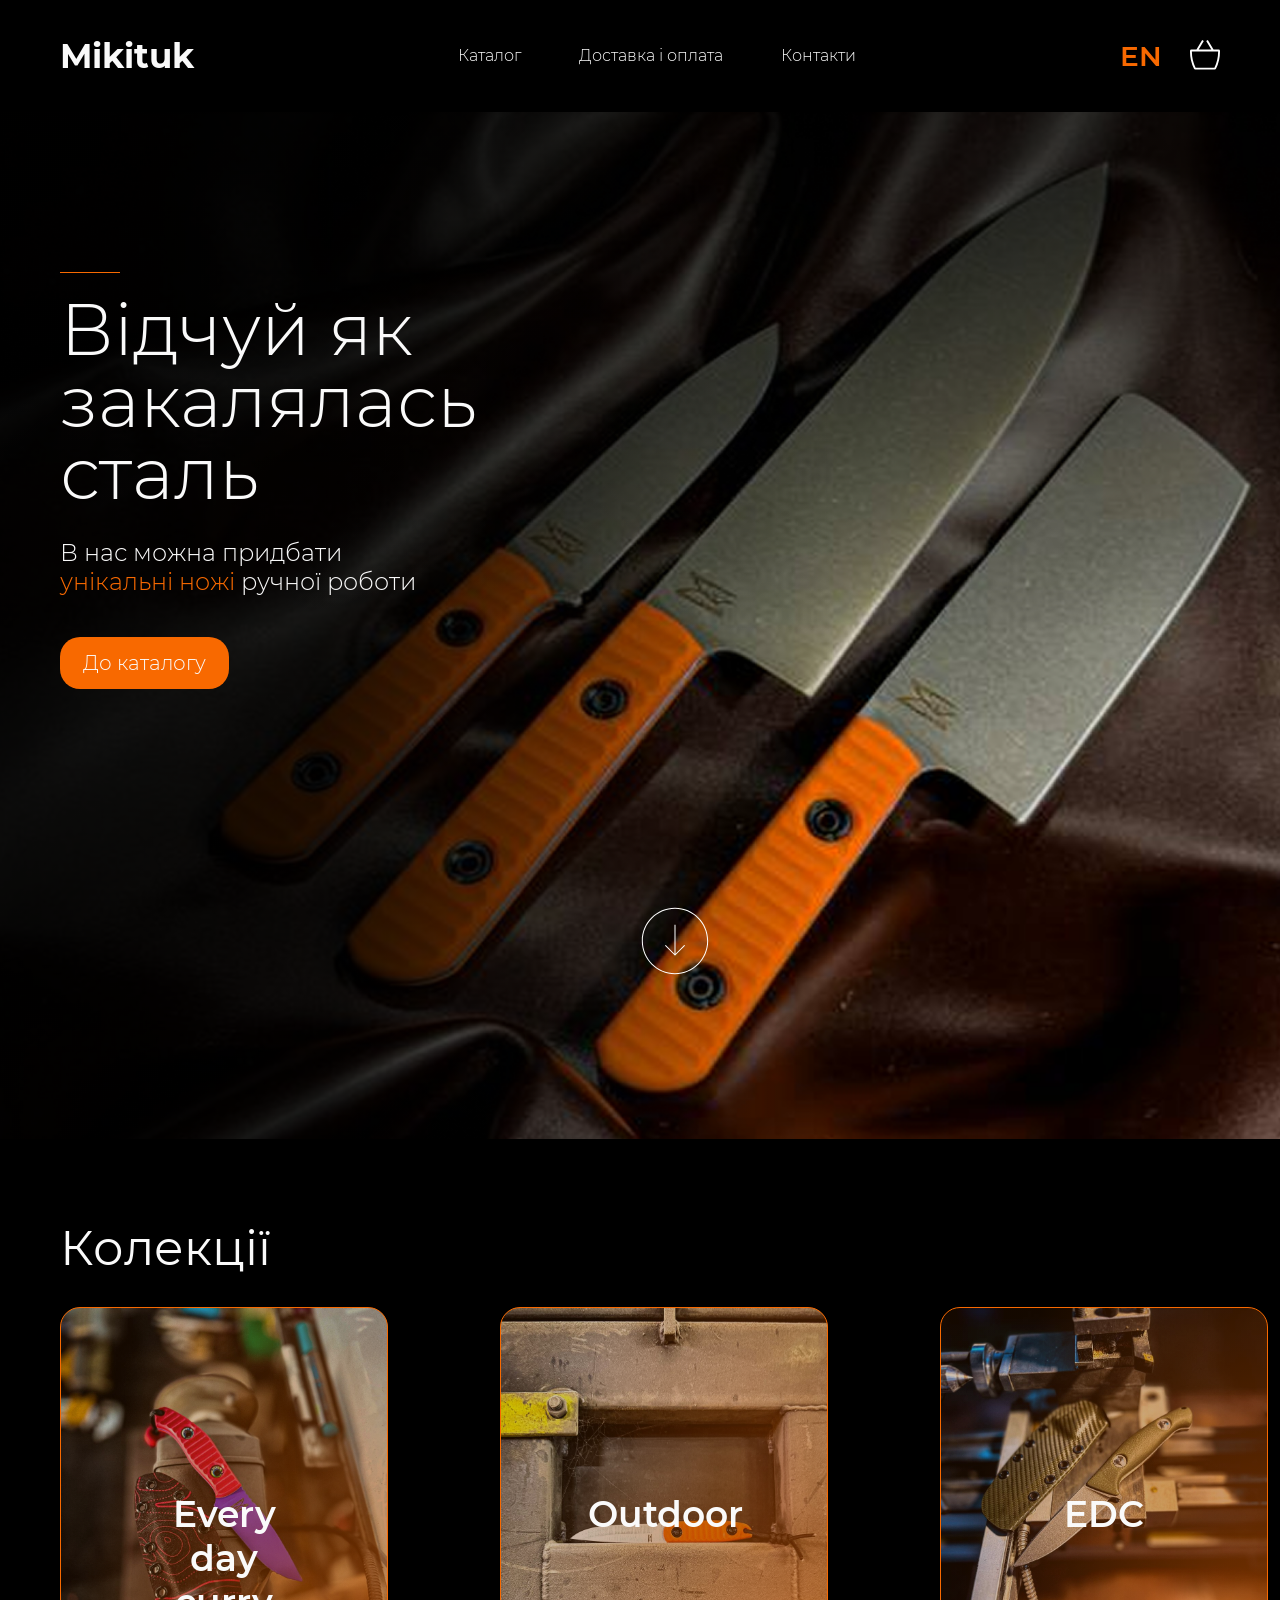
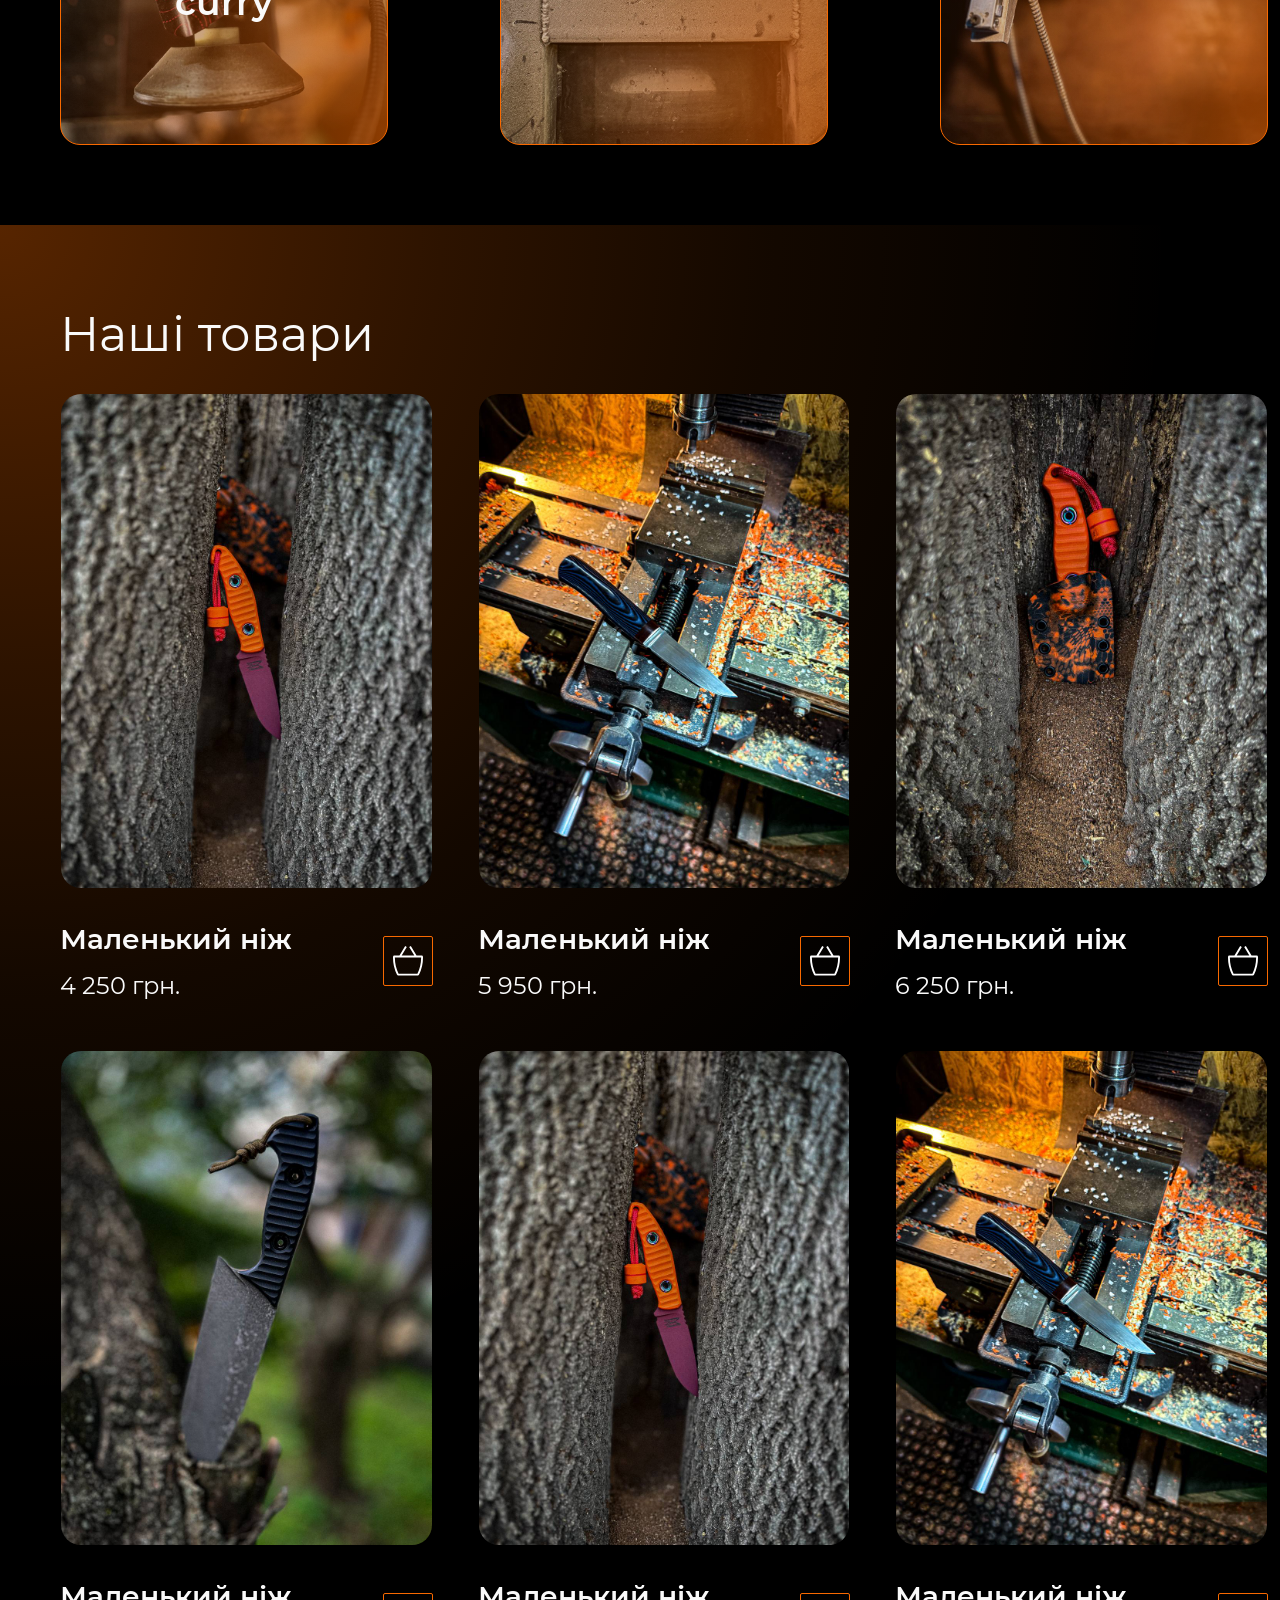
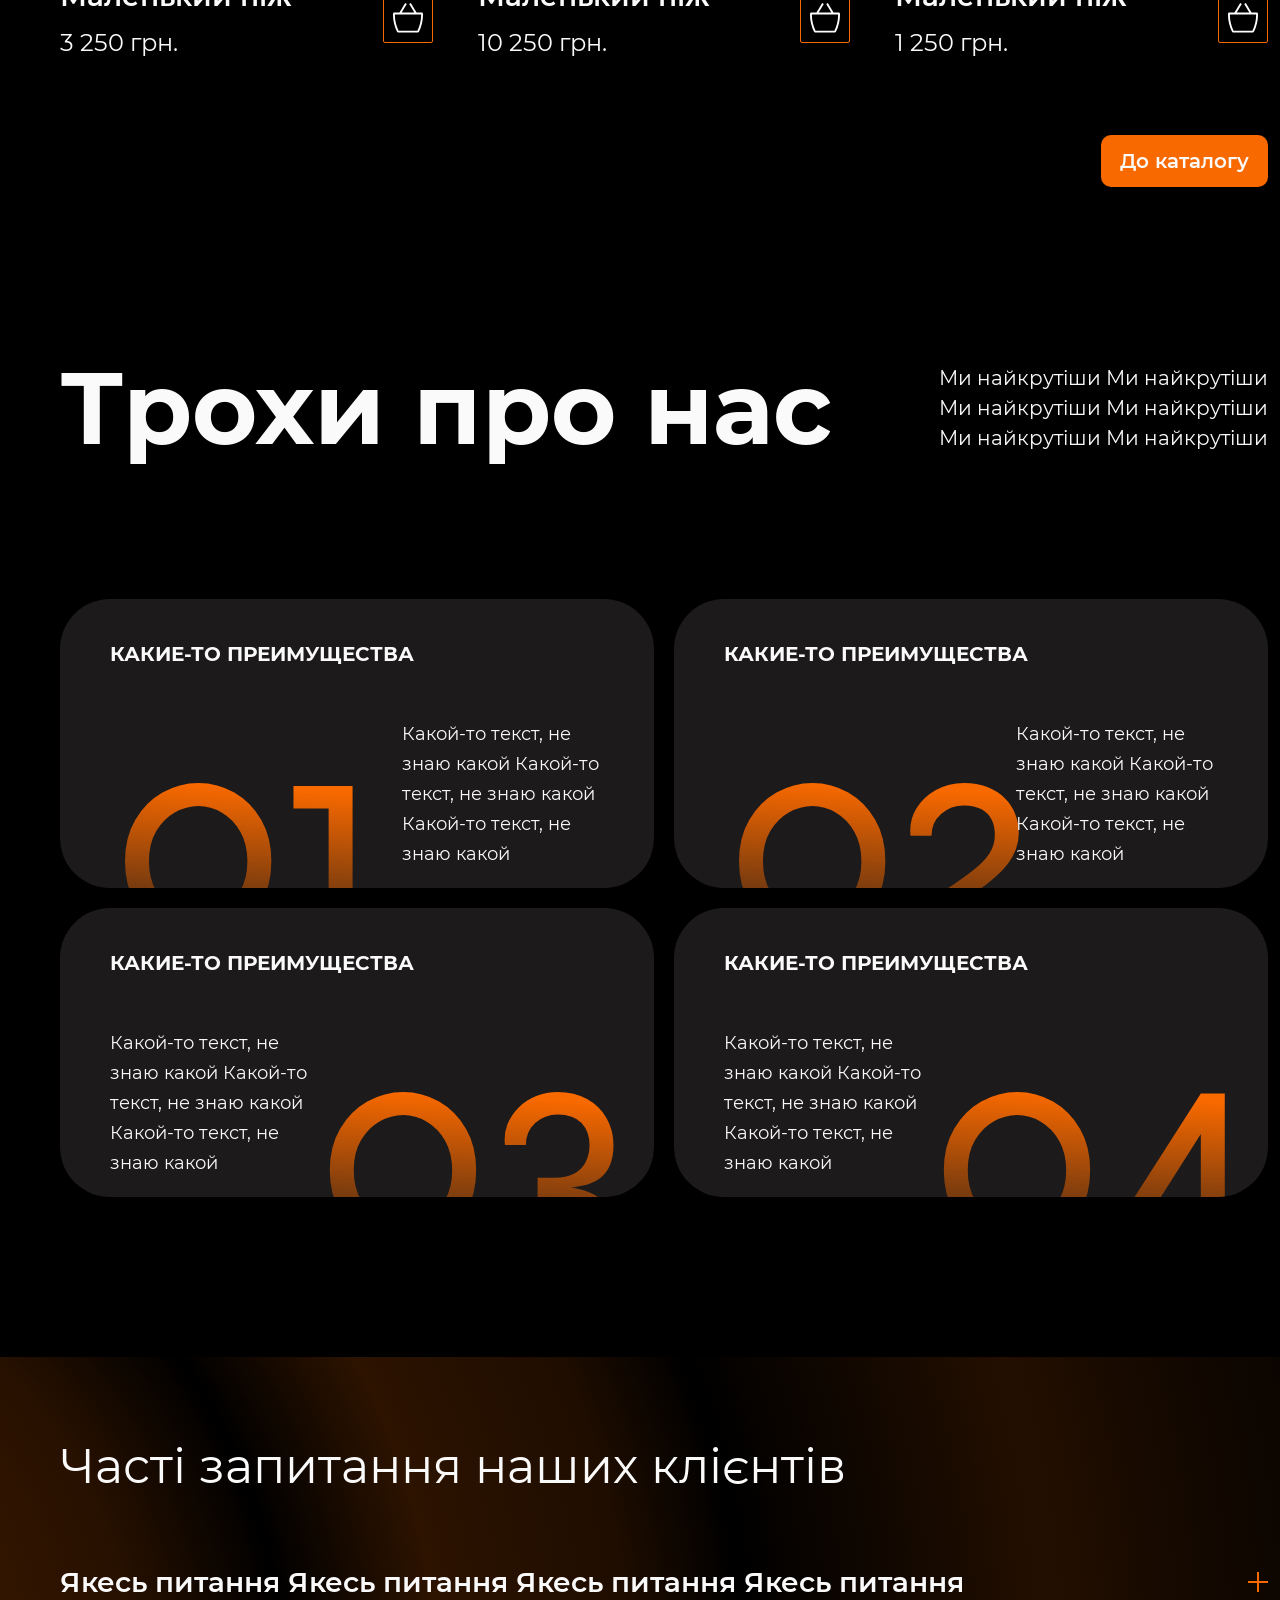
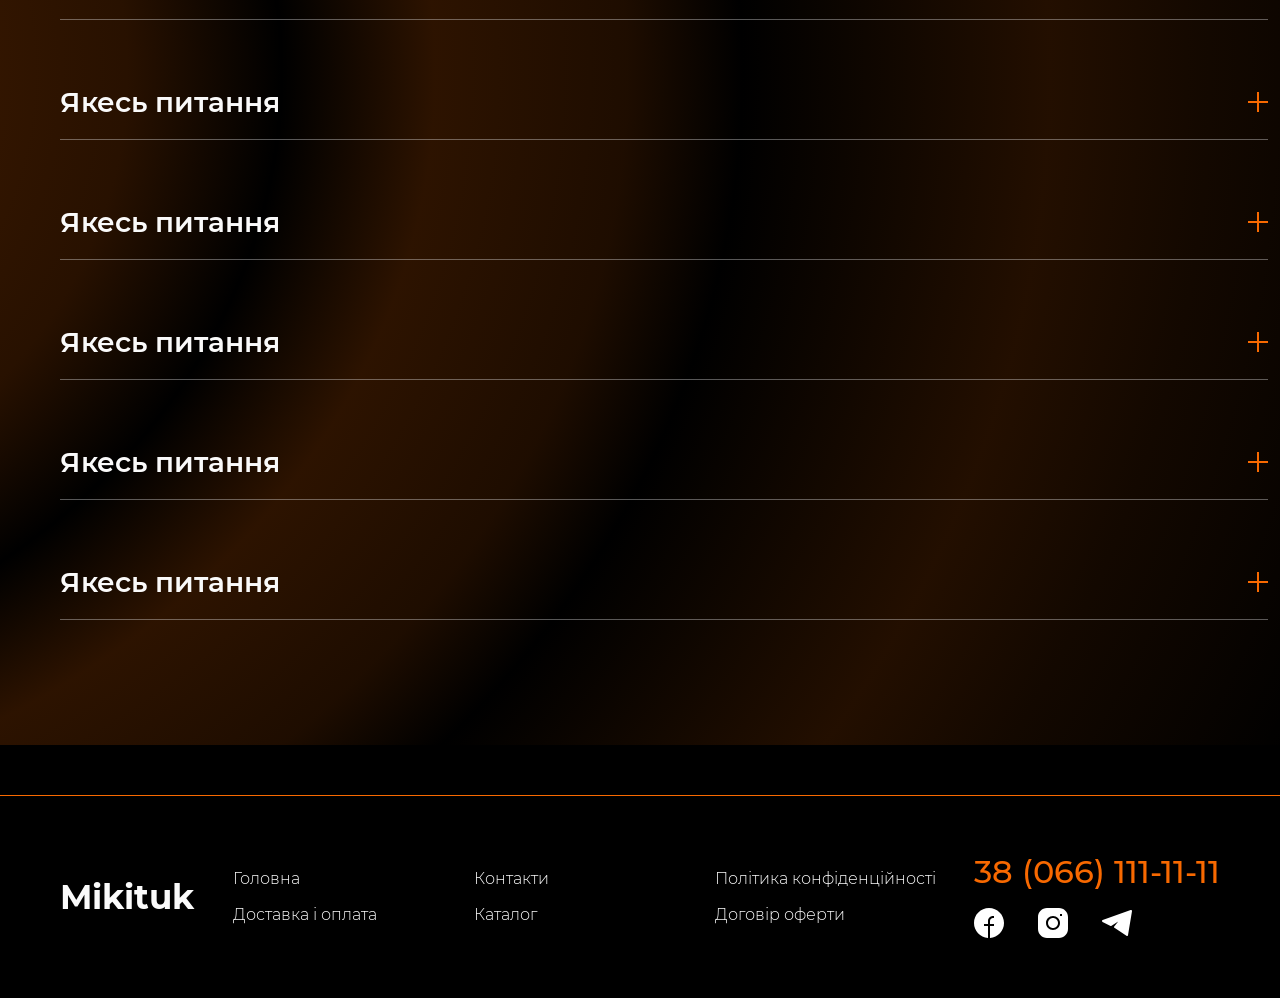
<file: index.html>
<!DOCTYPE html>
<html lang="uk">
    <head>
        <meta charset="UTF-8">
        <meta name="viewport" content="width=device-width, initial-scale=1.0">
        <link
            rel="apple-touch-icon"
            sizes="180x180"
            href="./assets/favicon_io/android-chrome-192x192.png">
        <link
            rel="icon"
            type="image/png"
            sizes="32x32"
            href="./assets/favicon_io/favicon-32x32.png">
        <link
            rel="icon"
            type="image/png"
            sizes="16x16"
            href="./assets/favicon_io/favicon-16x16.png">
        <link rel="manifest" href="./assets/favicon_io/site.webmanifest">
        <link rel="stylesheet" href="./assets/css/style.css">
        <title>Mikituk | Головна</title>
    </head>
    <body>
        <header>
            <nav class="site-nav">
                <div class="menu-icon">
                    <span class="menu-global menu-top"></span>
                    <span class="menu-global menu-middle"></span>
                    <span class="menu-global menu-bottom"></span>
                </div>
                <div class="logo-header">
                    <a href="index.html">Mikituk</a>
                </div>
                <div class="menu">
                    <ul>
                        <li>
                            <a href="catalog.html">Каталог</a>
                        </li>
                        <li>
                            <a href="delivery-pay.html">Доставка і оплата</a>
                        </li>
                        <li>
                            <a href="contacts.html">Контакти</a>
                        </li>
                    </ul>
                </div>

                <div class="cart-lang">
                    <div class="lang-switcher">
                        <a href="#" class="lang-switcher__link">EN</a>
                    </div>
                    <div class="cart-header">
                        <a href="cart.html"><img src="./assets/img/cart-icon.svg"></a>
                    </div>

                </div>
            </nav>
        </header>

        <main id="main-page">

            <!-- banner -->
            <section id="banner">
                <div class="container main-page__banner-container">
                    <div class="main-page__banner-title" data-aos="fade-up" data-aos-duration="900">
                        Відчуй як закалялась сталь
                    </div>
                    <div class="main-page__banner-subtitle" data-aos="fade-up" data-aos-delay="150" data-aos-duration="900">
                        В нас можна придбати
                        <span class="main-page__banner-subtitle__span">унікальні ножі</span>
                        ручної роботи
                    </div>
                    <div class="main-page__banner-button" data-aos="fade-up" data-aos-delay="300" data-aos-duration="900">
                        <a href="#">До каталогу</a>
                    </div>
                    <div class="main-page__banner-arrow_button" data-aos="fade-down" data-aos-delay="500" data-aos-duration="900">
                        <img src="./assets/img/main-page-arrow-banner.svg"/>
                    </div>
                </div>
            </section>

            <!-- collections -->
            <section id="main-collections">
                <div class="container main-page__collections-container">
                    <div class="title main-page__collections-title" data-aos="fade-up" data-aos-duration="800">
                        Колекції
                    </div>
                    <div class="main-page__collections-row">
                        <div class="collections-item item-1" data-aos="fade-up" data-aos-delay="0" data-aos-duration="800">
                            Every day curry
                        </div>
                        <div class="collections-item item-2" data-aos="fade-up" data-aos-delay="120" data-aos-duration="800">
                            Outdoor
                        </div>
                        <div class="collections-item item-3" data-aos="fade-up" data-aos-delay="240" data-aos-duration="800">
                            EDC
                        </div>
                    </div>
                </div>
            </section>

            <!-- our-products -->
            <section id="main-our-products">
                <div class="container main-page__our-products-container">
                    <div class="title main-page__our-products-title" data-aos="fade-up" data-aos-duration="800">
                        Наші товари
                    </div>

                    <div class="main-page__our-products-grid">
                        <div class="main-page__our-products-item" data-aos="fade-up" data-aos-delay="0" data-aos-duration="700">
                            <div class="our-products__item-img"><img src="./assets/img/catalog-img-1.jpg"/></div>
                            <div class="our-products__item-text-wrapp">
                                <div class="our-products__item-info">
                                    <div class="our-products__item-name">
                                        <a href="card-product.html">Маленький ніж</a>
                                    </div>
                                    <div class="our-products__item-price">
                                        <span class="our-products__item-price-value">4 250</span>
                                        <span class="our-products__item-price-currency">грн.</span>
                                    </div>
                                </div>
                                <div class="our-products__item-cart"><img src="./assets/img/cart-icon.svg"/></div>
                            </div>
                        </div>

                        <div class="main-page__our-products-item" data-aos="fade-up" data-aos-delay="80" data-aos-duration="700">
                            <div class="our-products__item-img"><img src="./assets/img/catalog-img-2.jpg"/></div>
                            <div class="our-products__item-text-wrapp">
                                <div class="our-products__item-info">
                                    <div class="our-products__item-name">
                                        <a href="card-product.html">Маленький ніж</a>
                                    </div>
                                    <div class="our-products__item-price">
                                        <span class="our-products__item-price-value">5 950</span>
                                        <span class="our-products__item-price-currency">грн.</span>
                                    </div>
                                </div>
                                <div class="our-products__item-cart"><img src="./assets/img/cart-icon.svg"/></div>
                            </div>
                        </div>

                        <div class="main-page__our-products-item" data-aos="fade-up" data-aos-delay="160" data-aos-duration="700">
                            <div class="our-products__item-img"><img src="./assets/img/catalog-img-3.jpg"/></div>
                            <div class="our-products__item-text-wrapp">
                                <div class="our-products__item-info">
                                    <div class="our-products__item-name">
                                        <a href="card-product.html">Маленький ніж</a>
                                    </div>
                                    <div class="our-products__item-price">
                                        <span class="our-products__item-price-value">6 250</span>
                                        <span class="our-products__item-price-currency">грн.</span>
                                    </div>
                                </div>
                                <div class="our-products__item-cart"><img src="./assets/img/cart-icon.svg"/></div>
                            </div>
                        </div>

                        <div class="main-page__our-products-item" data-aos="fade-up" data-aos-delay="0" data-aos-duration="700">
                            <div class="our-products__item-img"><img src="./assets/img/catalog-img-4.jpg"/></div>
                            <div class="our-products__item-text-wrapp">
                                <div class="our-products__item-info">
                                    <div class="our-products__item-name">
                                        <a href="card-product.html">Маленький ніж</a>
                                    </div>
                                    <div class="our-products__item-price">
                                        <span class="our-products__item-price-value">3 250</span>
                                        <span class="our-products__item-price-currency">грн.</span>
                                    </div>
                                </div>
                                <div class="our-products__item-cart"><img src="./assets/img/cart-icon.svg"/></div>
                            </div>
                        </div>

                        <div class="main-page__our-products-item" data-aos="fade-up" data-aos-delay="80" data-aos-duration="700">
                            <div class="our-products__item-img"><img src="./assets/img/catalog-img-1.jpg"/></div>
                            <div class="our-products__item-text-wrapp">
                                <div class="our-products__item-info">
                                    <div class="our-products__item-name">
                                        <a href="card-product.html">Маленький ніж</a>
                                    </div>
                                    <div class="our-products__item-price">
                                        <span class="our-products__item-price-value">10 250</span>
                                        <span class="our-products__item-price-currency">грн.</span>
                                    </div>
                                </div>
                                <div class="our-products__item-cart"><img src="./assets/img/cart-icon.svg"/></div>
                            </div>
                        </div>

                        <div class="main-page__our-products-item" data-aos="fade-up" data-aos-delay="160" data-aos-duration="700">
                            <div class="our-products__item-img"><img src="./assets/img/catalog-img-2.jpg"/></div>
                            <div class="our-products__item-text-wrapp">
                                <div class="our-products__item-info">
                                    <div class="our-products__item-name">
                                        <a href="card-product.html">Маленький ніж</a>
                                    </div>
                                    <div class="our-products__item-price">
                                        <span class="our-products__item-price-value">1 250</span>
                                        <span class="our-products__item-price-currency">грн.</span>
                                    </div>
                                </div>
                                <div class="our-products__item-cart"><img src="./assets/img/cart-icon.svg"/></div>
                            </div>
                        </div>
                    </div>

                    <div class="main-page__our-products-button" data-aos="fade-up" data-aos-delay="120" data-aos-duration="800">
                        <a href="catalog.html">До каталогу</a>
                    </div>
                </div>
            </section>

            <!-- about us -->
            <section id="main-about-us">
                <div class="container main__about-us-container">
                    <div class="main-about-us__title-line">
                        <div class="main-about-us-title" data-aos="fade-up" data-aos-duration="800">
                            Трохи про нас
                        </div>
                        <div class="main-about-us-subtitle" data-aos="fade-up" data-aos-delay="120" data-aos-duration="800">
                            <p>Ми найкрутіши Ми найкрутіши</p>
                            <p>Ми найкрутіши Ми найкрутіши</p>
                            <p>Ми найкрутіши Ми найкрутіши</p>
                        </div>
                    </div>

                    <div class="main-about-us-pros-grid">
                        <div class="main-about-us-pros-item" data-aos="fade-up" data-aos-delay="0" data-aos-duration="800">
                            <div class="about-us-pros-name">Какие-то преимущества</div>
                            <div class="about-us-pros-description-line">
                                <div class="about-us-pros-desc">Какой-то текст, не знаю какой Какой-то текст, не знаю какой Какой-то текст, не знаю какой</div>
                                <div class="about-us-pros-number">01</div>
                            </div>
                        </div>

                        <div class="main-about-us-pros-item" data-aos="fade-up" data-aos-delay="120" data-aos-duration="800">
                            <div class="about-us-pros-name">Какие-то преимущества</div>
                            <div class="about-us-pros-description-line">
                                <div class="about-us-pros-desc">Какой-то текст, не знаю какой Какой-то текст, не знаю какой Какой-то текст, не знаю какой</div>
                                <div class="about-us-pros-number">02</div>
                            </div>
                        </div>

                        <div class="main-about-us-pros-item" data-aos="fade-up" data-aos-delay="0" data-aos-duration="800">
                            <div class="about-us-pros-name">Какие-то преимущества</div>
                            <div class="about-us-pros-description-line">
                                <div class="about-us-pros-desc">Какой-то текст, не знаю какой Какой-то текст, не знаю какой Какой-то текст, не знаю какой</div>
                                <div class="about-us-pros-number">03</div>
                            </div>
                        </div>

                        <div class="main-about-us-pros-item" data-aos="fade-up" data-aos-delay="120" data-aos-duration="800">
                            <div class="about-us-pros-name">Какие-то преимущества</div>
                            <div class="about-us-pros-description-line">
                                <div class="about-us-pros-desc">Какой-то текст, не знаю какой Какой-то текст, не знаю какой Какой-то текст, не знаю какой</div>
                                <div class="about-us-pros-number">04</div>
                            </div>
                        </div>
                    </div>
                </div>
            </section>

            <!-- faq -->
            <section id="main-faq">
                <div class="container main-page__faq-container">
                    <div class="title main-page__faq-title" data-aos="fade-up" data-aos-duration="800">
                        Часті запитання наших клієнтів
                    </div>

                    <div class="faq">
                        <div class="faq-item" data-aos="fade-up" data-aos-delay="0" data-aos-duration="700">
                            <div class="faq-question">
                                <span class="faq-question__text">Якесь питання Якесь питання Якесь питання Якесь питання</span>
                                <span class="faq-toggle">
                                    <span class="faq-toggle__line faq-toggle__line--horizontal"></span>
                                    <span class="faq-toggle__line faq-toggle__line--vertical"></span>
                                </span>
                            </div>
                            <div class="faq-answer">
                                <div class="faq-answer__inner">
                                    Якась відповідь Якась відповідь Якась відповідь Якась відповідь Якась відповідь
                                </div>
                            </div>
                        </div>

                        <div class="faq-item" data-aos="fade-up" data-aos-delay="70" data-aos-duration="700">
                            <div class="faq-question">
                                <span class="faq-question__text">Якесь питання</span>
                                <span class="faq-toggle">
                                    <span class="faq-toggle__line faq-toggle__line--horizontal"></span>
                                    <span class="faq-toggle__line faq-toggle__line--vertical"></span>
                                </span>
                            </div>
                            <div class="faq-answer">
                                <div class="faq-answer__inner">
                                    Якась відповідь Якась відповідь Якась відповідь Якась відповідь Якась відповідь
                                </div>
                            </div>
                        </div>

                        <div class="faq-item" data-aos="fade-up" data-aos-delay="140" data-aos-duration="700">
                            <div class="faq-question">
                                <span class="faq-question__text">Якесь питання</span>
                                <span class="faq-toggle">
                                    <span class="faq-toggle__line faq-toggle__line--horizontal"></span>
                                    <span class="faq-toggle__line faq-toggle__line--vertical"></span>
                                </span>
                            </div>
                            <div class="faq-answer">
                                <div class="faq-answer__inner">
                                    Якась відповідь Якась відповідь Якась відповідь Якась відповідь Якась відповідь
                                </div>
                            </div>
                        </div>

                        <div class="faq-item" data-aos="fade-up" data-aos-delay="0" data-aos-duration="700">
                            <div class="faq-question">
                                <span class="faq-question__text">Якесь питання</span>
                                <span class="faq-toggle">
                                    <span class="faq-toggle__line faq-toggle__line--horizontal"></span>
                                    <span class="faq-toggle__line faq-toggle__line--vertical"></span>
                                </span>
                            </div>
                            <div class="faq-answer">
                                <div class="faq-answer__inner">
                                    Якась відповідь Якась відповідь Якась відповідь Якась відповідь Якась відповідь
                                </div>
                            </div>
                        </div>

                        <div class="faq-item" data-aos="fade-up" data-aos-delay="70" data-aos-duration="700">
                            <div class="faq-question">
                                <span class="faq-question__text">Якесь питання</span>
                                <span class="faq-toggle">
                                    <span class="faq-toggle__line faq-toggle__line--horizontal"></span>
                                    <span class="faq-toggle__line faq-toggle__line--vertical"></span>
                                </span>
                            </div>
                            <div class="faq-answer">
                                <div class="faq-answer__inner">
                                    Якась відповідь Якась відповідь Якась відповідь Якась відповідь Якась відповідь
                                </div>
                            </div>
                        </div>

                        <div class="faq-item" data-aos="fade-up" data-aos-delay="140" data-aos-duration="700">
                            <div class="faq-question">
                                <span class="faq-question__text">Якесь питання</span>
                                <span class="faq-toggle">
                                    <span class="faq-toggle__line faq-toggle__line--horizontal"></span>
                                    <span class="faq-toggle__line faq-toggle__line--vertical"></span>
                                </span>
                            </div>
                            <div class="faq-answer">
                                <div class="faq-answer__inner">
                                    Якась відповідь Якась відповідь Якась відповідь Якась відповідь Якась відповідь
                                </div>
                            </div>
                        </div>
                    </div>
                </div>
            </section>
        </main>

        <footer>
            <div class="footer">
                <div class="footer__container">
                    <div class="footer-logo" data-aos="fade-up" data-aos-duration="800">
                        <a href="#">Mikituk</a>
                    </div>

                    <div class="footer-menu" data-aos="fade-up" data-aos-delay="100" data-aos-duration="800">
                        <ul>
                            <li>
                                <a href="index.html">Головна</a>
                            </li>
                            <li>
                                <a href="contacts.html">Контакти</a>
                            </li>
                            <li>
                                <a href="conf.html">Політика конфіденційності</a>
                            </li>
                            <li>
                                <a href="delivery-pay.html">Доставка і оплата</a>
                            </li>
                            <li>
                                <a href="catalog.html">Каталог</a>
                            </li>
                            <li>
                                <a href="offert.html">Договір оферти</a>
                            </li>
                        </ul>
                    </div>

                    <div class="footer-contacts" data-aos="fade-up" data-aos-delay="200" data-aos-duration="800">
                        <div class="footer-contacts__phone">
                            <a href="#">38 (066) 111-11-11</a>
                        </div>
                        <div class="footer-contacts__social-media">
                            <div class="footer-social-item footer-facebook">
                                <a href=""><img src="./assets/img/facebook.svg"/></a>
                            </div>
                            <div class="footer-social-item footer-instagram">
                                <a href=""><img src="./assets/img/instagram.svg"/></a>
                            </div>
                            <div class="footer-social-item footer-telegram">
                                <a href=""><img src="./assets/img/telegram.svg"/></a>
                            </div>
                        </div>
                    </div>
                </div>
            </div>
        </footer>

        <script src="./assets/js/jQuery v3.6.1.js"></script>
        <script src="./assets/js/jquery.nice-select.min.js"></script>
        <script src="./assets/js/script.js"></script>
        <script src="./assets/js/slick.min.js"></script>
        <script src="./assets/js/aos.js"></script>
        <script>
            AOS.init({
                once: true,
                duration: 800,
                offset: 80
            });
        </script>
    </body>
</html>
</file>
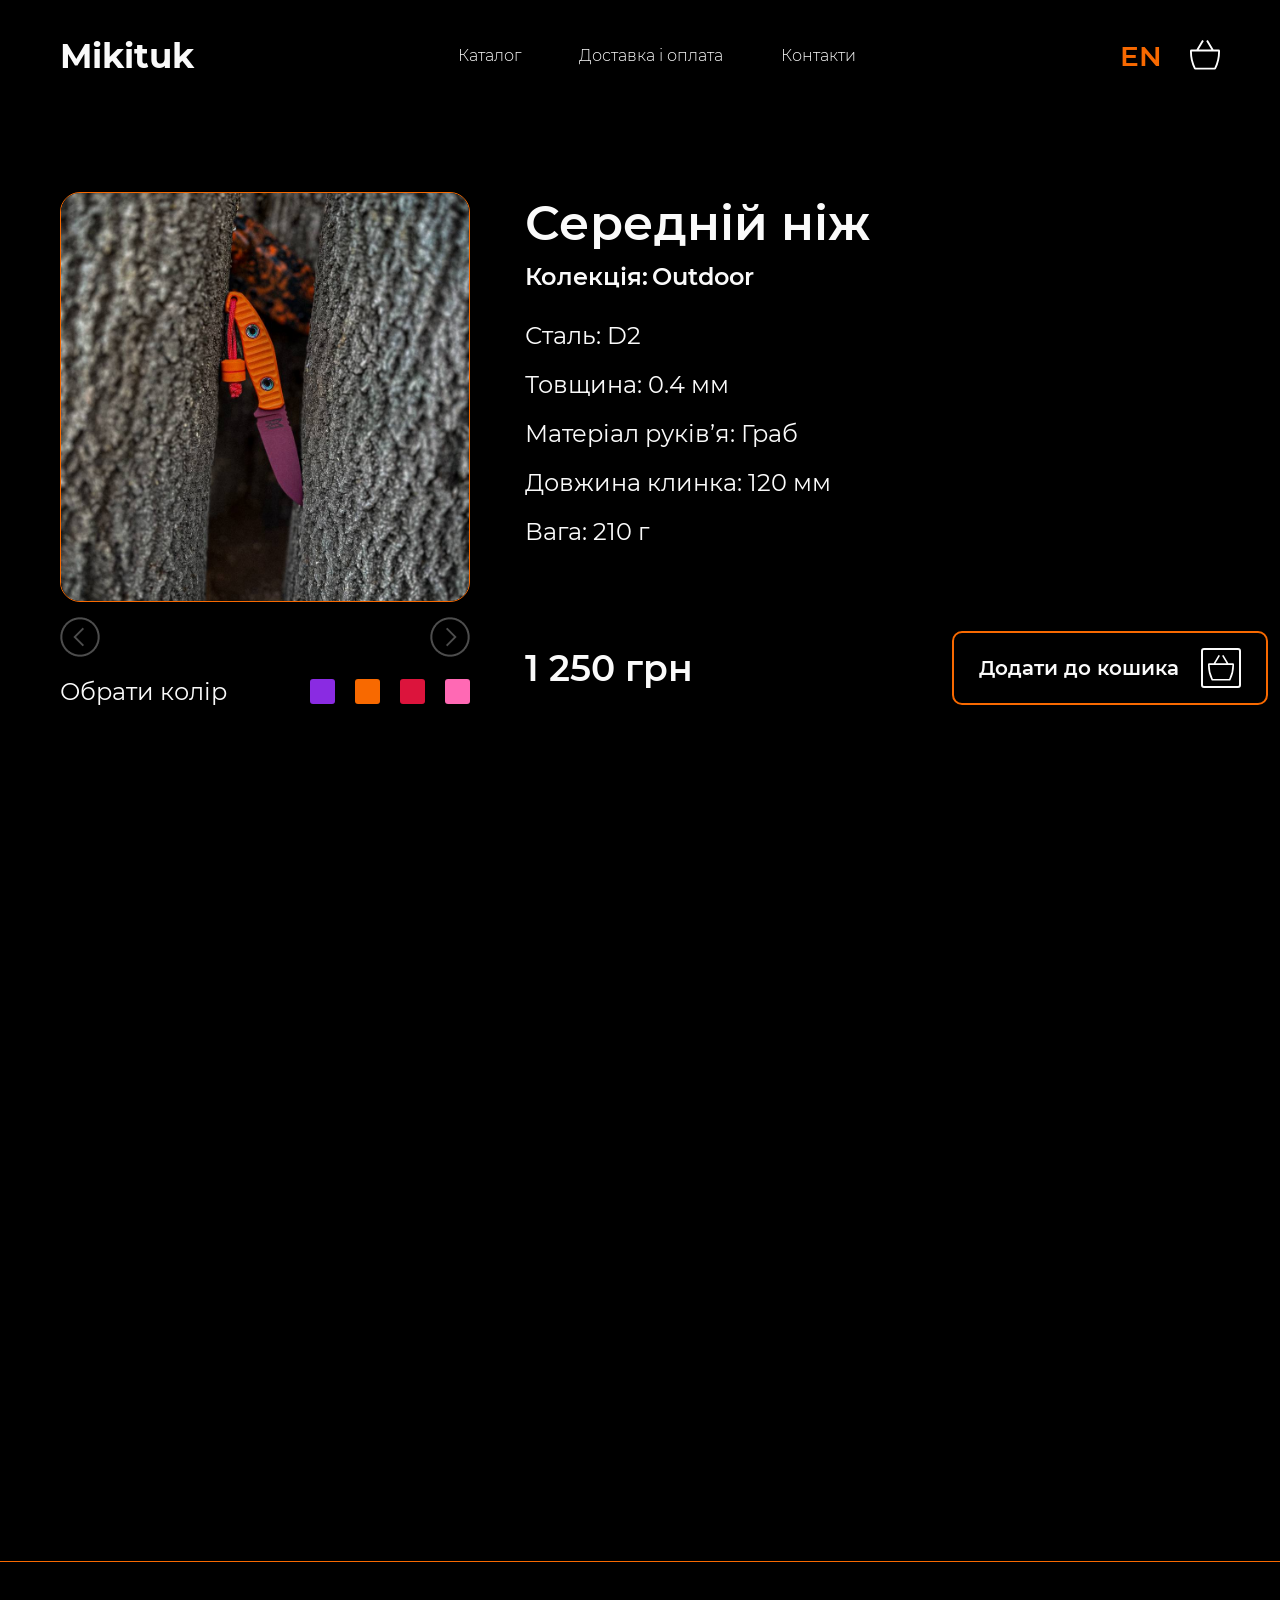
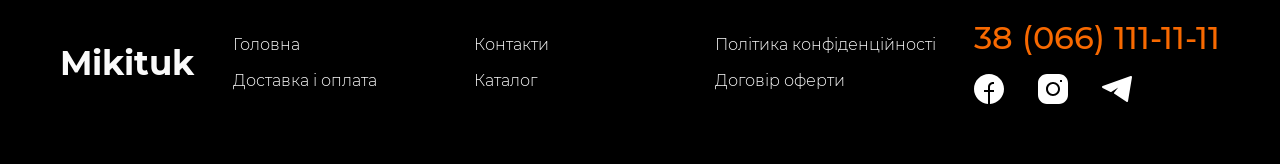
<file: card-product.html>
<!DOCTYPE html>
<html lang="uk">
    <head>
        <meta charset="UTF-8">
        <meta name="viewport" content="width=device-width, initial-scale=1.0">
        <link
            rel="apple-touch-icon"
            sizes="180x180"
            href="./assets/favicon_io/android-chrome-192x192.png">
        <link
            rel="icon"
            type="image/png"
            sizes="32x32"
            href="./assets/favicon_io/favicon-32x32.png">
        <link
            rel="icon"
            type="image/png"
            sizes="16x16"
            href="./assets/favicon_io/favicon-16x16.png">
        <link rel="manifest" href="./assets/favicon_io/site.webmanifest">
        <link rel="stylesheet" href="./assets/css/style.css">
        <title>Mikituk</title>
    </head>
    <body>
        <header>
            <nav class="site-nav">
                <div class="menu-icon">
                    <span class="menu-global menu-top"></span>
                    <span class="menu-global menu-middle"></span>
                    <span class="menu-global menu-bottom"></span>
                </div>
                <div class="logo-header">
                    <a href="index.html">Mikituk</a>
                </div>
                <div class="menu">
                    <ul>
                        <li>
                            <a href="catalog.html">Каталог</a>
                        </li>
                        <li>
                            <a href="delivery-pay.html">Доставка і оплата</a>
                        </li>
                        <li>
                            <a href="contacts.html">Контакти</a>
                        </li>
                    </ul>
                </div>

                <div class="cart-lang">
                    <div class="lang-switcher">
                        <a href="#" class="lang-switcher__link">EN</a>
                    </div>
                    <div class="cart-header">
                        <a href="cart.html"><img src="./assets/img/cart-icon.svg"></a>
                    </div>

                </div>
            </nav>
        </header>

        <!-- main -->
        <main id="card-product-page">
            <section id="card-product-page__section">
                <div class="container card-product-page__container">
                    <div class="product-card-wrapp">

                        <div class="product-card__left-section"
                             data-aos="fade-up"
                             data-aos-duration="850">
                            <div class="slider-container product-slider-container">
                                <div class="slider product-slider">
                                    <div class="product-slick-container">
                                        <img src="./assets/img/catalog-img-1.jpg" alt="">
                                    </div>
                                    <div class="product-slick-container">
                                        <img src="./assets/img/catalog-img-2.jpg" alt="">
                                    </div>
                                    <div class="product-slick-container">
                                        <img src="./assets/img/catalog-img-3.jpg" alt="">
                                    </div>
                                    <div class="product-slick-container">
                                        <img src="./assets/img/catalog-img-4.jpg" alt="">
                                    </div>
                                </div>
                                <div class="product__slider-arrow"></div>
                            </div>

                            <div class="product-check-color"
                                 data-aos="fade-up"
                                 data-aos-delay="120"
                                 data-aos-duration="700">
                                <div class="product-check-color__title">Обрати колір</div>
                                <div class="check-color__row">

                                    <input
                                        type="radio"
                                        name="product-color"
                                        id="color-1"
                                        checked="checked"
                                        hidden="hidden">
                                    <label for="color-1" class="check-color__item check-color__item--black"></label>

                                    <input type="radio" name="product-color" id="color-2" hidden="hidden">
                                    <label for="color-2" class="check-color__item check-color__item--brown"></label>

                                    <input type="radio" name="product-color" id="color-3" hidden="hidden">
                                    <label for="color-3" class="check-color__item check-color__item--green"></label>

                                    <input type="radio" name="product-color" id="color-4" hidden="hidden">
                                    <label for="color-4" class="check-color__item check-color__item--orange"></label>
                                </div>
                            </div>
                        </div>

                        <div class="product-card__right-section"
                             data-aos="fade-up"
                             data-aos-delay="120"
                             data-aos-duration="850">
                            <div class="product-info-text">
                                <div class="product-card-page__name"
                                     data-aos="fade-up"
                                     data-aos-delay="140"
                                     data-aos-duration="700">
                                    Середній ніж
                                </div>

                                <div class="product-card-page__collection"
                                     data-aos="fade-up"
                                     data-aos-delay="180"
                                     data-aos-duration="700">
                                    <span class="product-card-page__collection-title">Колекція:</span>
                                    <span class="product-card-page__collection-value">Outdoor</span>
                                </div>

                                <ul class="product-page__features">
                                    <li class="product-page__feature"
                                        data-aos="fade-up"
                                        data-aos-delay="220"
                                        data-aos-duration="650">
                                        <span class="product-page__feature-name">Сталь:</span>
                                        <span class="product-page__feature-value">D2</span>
                                    </li>

                                    <li class="product-page__feature"
                                        data-aos="fade-up"
                                        data-aos-delay="260"
                                        data-aos-duration="650">
                                        <span class="product-page__feature-name">Товщина:</span>
                                        <span class="product-page__feature-value">0.4 мм</span>
                                    </li>

                                    <li class="product-page__feature"
                                        data-aos="fade-up"
                                        data-aos-delay="290"
                                        data-aos-duration="650">
                                        <span class="product-page__feature-name">Матеріал руків’я:</span>
                                        <span class="product-page__feature-value">Граб</span>
                                    </li>

                                    <li class="product-page__feature"
                                        data-aos="fade-up"
                                        data-aos-delay="340"
                                        data-aos-duration="650">
                                        <span class="product-page__feature-name">Довжина клинка:</span>
                                        <span class="product-page__feature-value">120 мм</span>
                                    </li>

                                    <li class="product-page__feature"
                                        data-aos="fade-up"
                                        data-aos-delay="380"
                                        data-aos-duration="650">
                                        <span class="product-page__feature-name">Вага:</span>
                                        <span class="product-page__feature-value">210 г</span>
                                    </li>
                                </ul>
                            </div>

                            <div class="product__price-cart-line"
                                 data-aos="fade-up"
                                 data-aos-delay="430"
                                 data-aos-duration="700">
                                <div class="product-card-page__price">
                                    <span class="product-card-page__price-value">1 250</span>
                                    <span class="product-card-page__price-currency">грн</span>
                                </div>
                                <button class="product-page__cart-btn" type="button">
                                    <span>Додати до кошика</span>
                                    <img src="./assets/img/cart-icon.svg" alt="">
                                </button>
                            </div>
                        </div>
                    </div>

                    <div class="video-wrapp"
                         data-aos="fade-up"
                         data-aos-delay="120"
                         data-aos-duration="900">
                        <iframe
                            width="100%"
                            height="100%"
                            src="https://www.youtube.com/embed/0SasM-N1l00?rel=0"
                            title="YouTube video player"
                            frameborder="0"
                            allow="accelerometer; autoplay; clipboard-write; encrypted-media; gyroscope; picture-in-picture; web-share"
                            referrerpolicy="strict-origin-when-cross-origin"
                            allowfullscreen>
                        </iframe>
                    </div>

                </div>
            </section>
        </main>

        <footer>
            <div class="footer">
                <div class="footer__container">
                    <div class="footer-logo"
                         data-aos="fade-up"
                         data-aos-duration="800">
                        <a href="#">Mikituk<!-- <img src="#" alt="logo"> --></a>
                    </div>

                    <div class="footer-menu"
                         data-aos="fade-up"
                         data-aos-delay="100"
                         data-aos-duration="800">
                        <ul>
                            <li>
                                <a href="index.html">Головна</a>
                            </li>
                            <li>
                                <a href="contacts.html">Контакти</a>
                            </li>
                            <li>
                                <a href="conf.html">Політика конфіденційності</a>
                            </li>
                            <li>
                                <a href="delivery-pay.html">Доставка і оплата</a>
                            </li>
                            <li>
                                <a href="catalog.html">Каталог</a>
                            </li>
                            <li>
                                <a href="offert.html">Договір оферти</a>
                            </li>
                        </ul>
                    </div>

                    <div class="footer-contacts"
                         data-aos="fade-up"
                         data-aos-delay="200"
                         data-aos-duration="800">
                        <div class="footer-contacts__phone">
                            <a href="#">38 (066) 111-11-11</a>
                        </div>
                        <div class="footer-contacts__social-media">
                            <div class="footer-social-item footer-facebook">
                                <a href=""><img src="./assets/img/facebook.svg"/></a>
                            </div>
                            <div class="footer-social-item footer-instagram">
                                <a href=""><img src="./assets/img/instagram.svg"/></a>
                            </div>
                            <div class="footer-social-item footer-telegram">
                                <a href=""><img src="./assets/img/telegram.svg"/></a>
                            </div>
                        </div>
                    </div>
                </div>
            </div>
        </footer>

        <script src="./assets/js/jQuery v3.6.1.js"></script>
        <script src="./assets/js/jquery.nice-select.min.js"></script>
        <script src="./assets/js/script.js"></script>
        <script src="./assets/js/slick.min.js"></script>
        <script src="./assets/js/aos.js"></script>
        <script>
            AOS.init({
                once: true,
                duration: 800,
                offset: 80,
                easing: 'ease-out-cubic'
            });
        </script>
    </body>
</html>
</file>
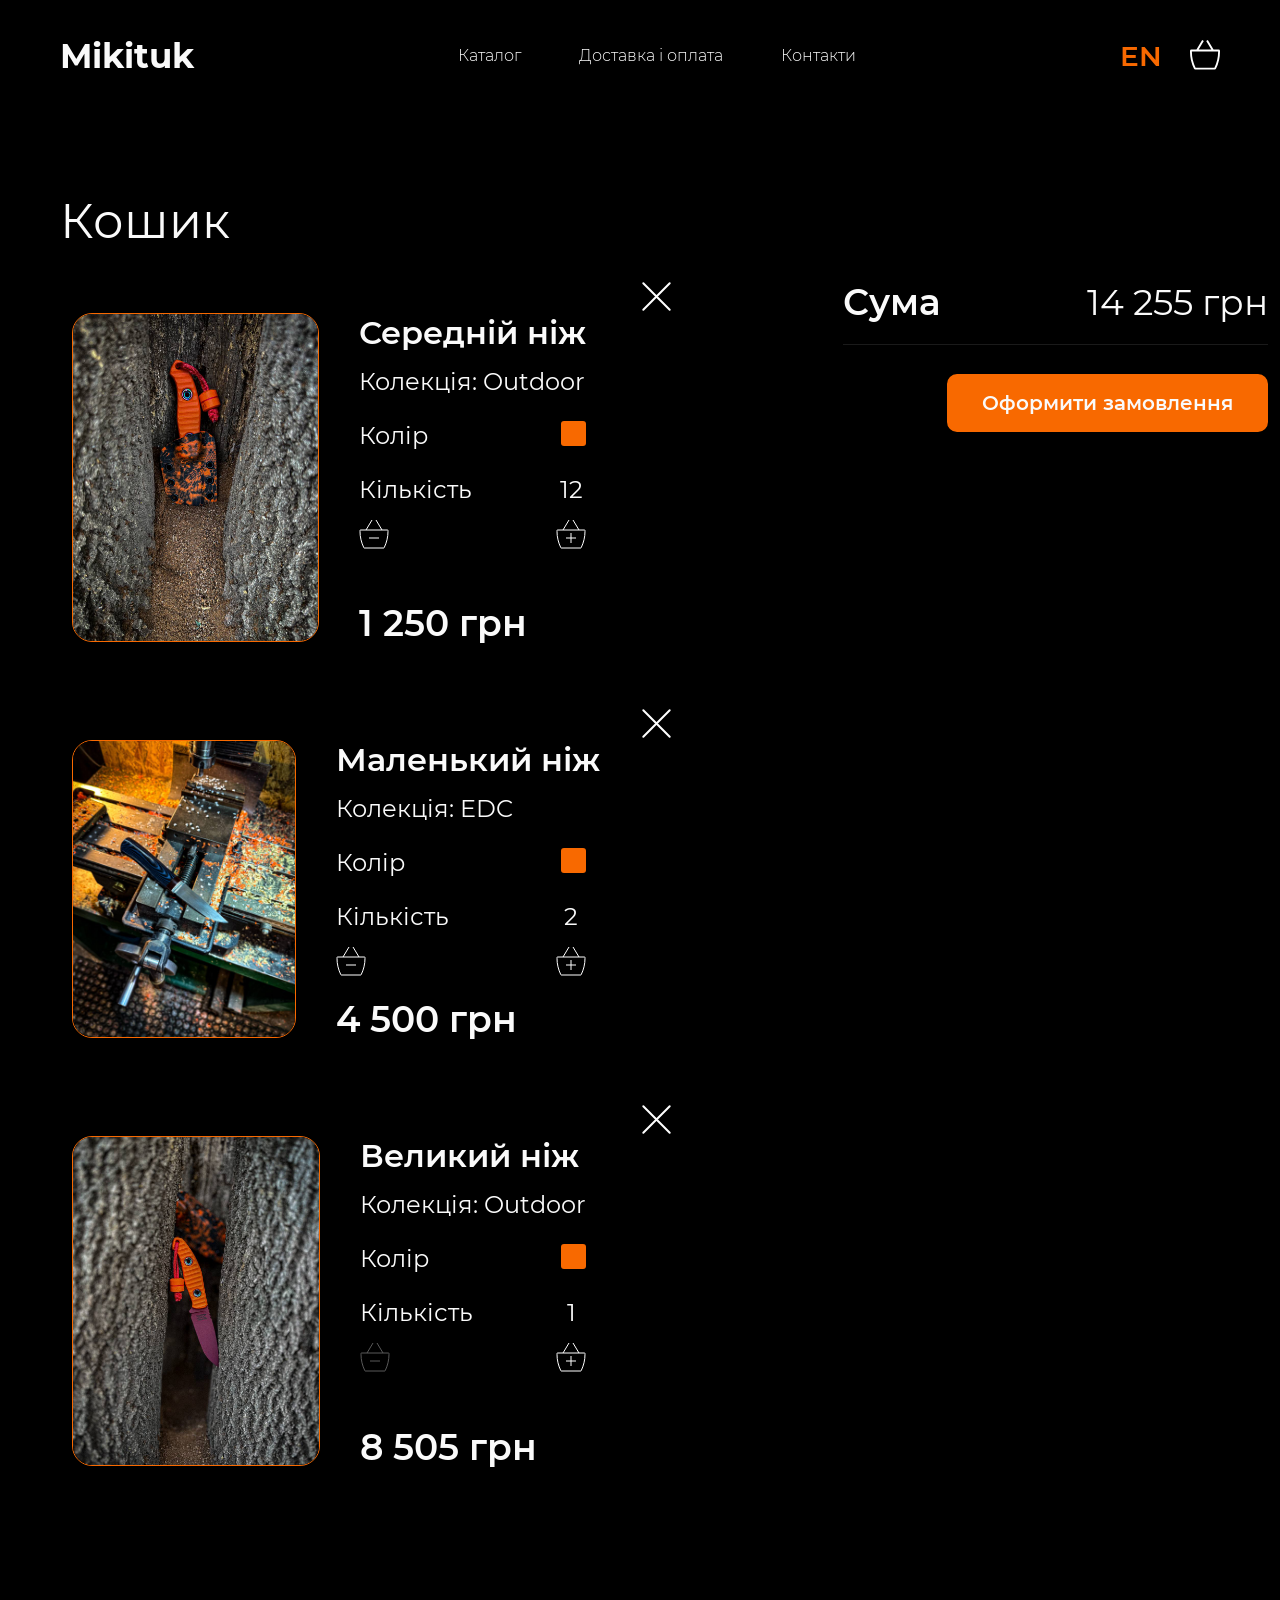
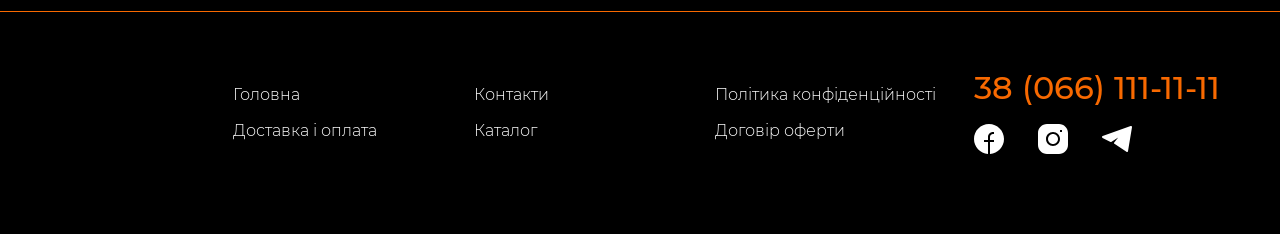
<file: cart.html>
<!DOCTYPE html>
<html lang="uk">
<head>
<meta charset="UTF-8">
<meta name="viewport" content="width=device-width, initial-scale=1.0">

<link rel="apple-touch-icon" sizes="180x180" href="./assets/favicon_io/android-chrome-192x192.png">
<link rel="icon" type="image/png" sizes="32x32" href="./assets/favicon_io/favicon-32x32.png">
<link rel="icon" type="image/png" sizes="16x16" href="./assets/favicon_io/favicon-16x16.png">
<link rel="manifest" href="./assets/favicon_io/site.webmanifest">

<link rel="stylesheet" href="./assets/css/style.css">

<title>Mikituk | Кошик</title>
</head>

<body>

<header>
    <nav class="site-nav">
        <div class="menu-icon">
            <span class="menu-global menu-top"></span>
            <span class="menu-global menu-middle"></span>
            <span class="menu-global menu-bottom"></span>
        </div>

        <div class="logo-header">
            <a href="index.html">Mikituk</a>
        </div>

        <div class="menu">
            <ul>
                <li><a href="catalog.html">Каталог</a></li>
                <li><a href="delivery-pay.html">Доставка і оплата</a></li>
                <li><a href="contacts.html">Контакти</a></li>
            </ul>
        </div>

        <div class="cart-lang">
            <div class="lang-switcher">
                <a href="#" class="lang-switcher__link">EN</a>
            </div>

            <div class="cart-header">
                <a href="cart.html"><img src="./assets/img/cart-icon.svg"></a>
            </div>
        </div>
    </nav>
</header>

<!-- main -->
<main id="cart-page">
<section id="cart-page__section">
<div class="container cart-page__container">

    <div class="title main-page__our-products-title cart-page__title"
         data-aos="fade-up"
         data-aos-duration="800">
        Кошик
    </div>

    <div class="cart-page__wrapp">

        <div class="cart-list">

            <!-- item 1 -->
            <div class="cart-product__item"
                 data-aos="fade-up"
                 data-aos-delay="80"
                 data-aos-duration="750">

                <button class="cart-item__remove" type="button" aria-label="Видалити товар">
                    <svg xmlns="http://www.w3.org/2000/svg" width="33" height="33" viewBox="0 0 33 33" fill="none">
                        <path d="M3.30005 3.29999L29.7 29.7M3.30005 29.7L29.7 3.29999"
                              stroke="white"
                              stroke-width="2"
                              stroke-linecap="round"/>
                    </svg>
                </button>

                <div class="cart-item__photo">
                    <img src="./assets/img/catalog-img-3.jpg" alt="">
                </div>

                <div class="cart-item__info">

                    <div class="item-info__first-block">
                        <div class="cart-info__name">Середній ніж</div>

                        <div class="cart-info__collection">
                            <span class="cart-info__collection-title">Колекція:</span>
                            <span class="cart-info__collection-value">Outdoor</span>
                        </div>

                        <div class="cart-info__color">
                            <span class="cart-info__color-title">Колір</span>
                            <span class="cart-info__color-value"></span>
                        </div>

                        <div class="cart-info__count">
                            <span class="cart-info__count-title">Кількість</span>
                            <span class="cart-info__count-value">12</span>
                        </div>

                        <div class="cart-info__count-change">
                            <button class="cart-info__minus-count"></button>
                            <button class="cart-info__plus-count"></button>
                        </div>
                    </div>

                    <div class="item-info__second-block">
                        <div class="cart-info__price">
                            <span class="cart-info__price-value">1 250</span>
                            <span class="cart-info__price-currency">грн</span>
                        </div>
                    </div>

                </div>
            </div>

            <!-- item 2 -->
            <div class="cart-product__item"
                 data-aos="fade-up"
                 data-aos-delay="140"
                 data-aos-duration="750">

                <button class="cart-item__remove" type="button" aria-label="Видалити товар">
                    <svg xmlns="http://www.w3.org/2000/svg" width="33" height="33" viewBox="0 0 33 33" fill="none">
                        <path d="M3.30005 3.29999L29.7 29.7M3.30005 29.7L29.7 3.29999"
                              stroke="white"
                              stroke-width="2"
                              stroke-linecap="round"/>
                    </svg>
                </button>

                <div class="cart-item__photo">
                    <img src="./assets/img/catalog-img-2.jpg" alt="">
                </div>

                <div class="cart-item__info">

                    <div class="item-info__first-block">
                        <div class="cart-info__name">Маленький ніж</div>

                        <div class="cart-info__collection">
                            <span class="cart-info__collection-title">Колекція:</span>
                            <span class="cart-info__collection-value">EDC</span>
                        </div>

                        <div class="cart-info__color">
                            <span class="cart-info__color-title">Колір</span>
                            <span class="cart-info__color-value"></span>
                        </div>

                        <div class="cart-info__count">
                            <span class="cart-info__count-title">Кількість</span>
                            <span class="cart-info__count-value">2</span>
                        </div>

                        <div class="cart-info__count-change">
                            <button class="cart-info__minus-count"></button>
                            <button class="cart-info__plus-count"></button>
                        </div>
                    </div>

                    <div class="item-info__second-block">
                        <div class="cart-info__price">
                            <span class="cart-info__price-value">4 500</span>
                            <span class="cart-info__price-currency">грн</span>
                        </div>
                    </div>

                </div>
            </div>

            <!-- item 3 -->
            <div class="cart-product__item"
                 data-aos="fade-up"
                 data-aos-delay="200"
                 data-aos-duration="750">

                <button class="cart-item__remove" type="button" aria-label="Видалити товар">
                    <svg xmlns="http://www.w3.org/2000/svg" width="33" height="33" viewBox="0 0 33 33" fill="none">
                        <path d="M3.30005 3.29999L29.7 29.7M3.30005 29.7L29.7 3.29999"
                              stroke="white"
                              stroke-width="2"
                              stroke-linecap="round"/>
                    </svg>
                </button>

                <div class="cart-item__photo">
                    <img src="./assets/img/catalog-img-1.jpg" alt="">
                </div>

                <div class="cart-item__info">

                    <div class="item-info__first-block">
                        <div class="cart-info__name">Великий ніж</div>

                        <div class="cart-info__collection">
                            <span class="cart-info__collection-title">Колекція:</span>
                            <span class="cart-info__collection-value">Outdoor</span>
                        </div>

                        <div class="cart-info__color">
                            <span class="cart-info__color-title">Колір</span>
                            <span class="cart-info__color-value"></span>
                        </div>

                        <div class="cart-info__count">
                            <span class="cart-info__count-title">Кількість</span>
                            <span class="cart-info__count-value">1</span>
                        </div>

                        <div class="cart-info__count-change">
                            <button class="cart-info__minus-count" disabled></button>
                            <button class="cart-info__plus-count"></button>
                        </div>
                    </div>

                    <div class="item-info__second-block">
                        <div class="cart-info__price">
                            <span class="cart-info__price-value">8 505</span>
                            <span class="cart-info__price-currency">грн</span>
                        </div>
                    </div>

                </div>
            </div>

        </div>

        <!-- summary -->
        <div class="cart-sum"
             data-aos="fade-up"
             data-aos-delay="260"
             data-aos-duration="850">

            <div class="cart__sum-line">
                <div class="sum-line__title">Сума</div>

                <div class="sum-line__price">
                    <span class="sum-line__price-value">14 255</span>
                    <span class="sum-line__price-currency">грн</span>
                </div>
            </div>

            <button class="cart__btn-order" type="button">
                Оформити замовлення
            </button>

        </div>

    </div>
</div>
</section>
</main>

<footer>
<div class="footer">
<div class="footer__container">

    <div class="footer-logo"
         data-aos="fade-up"
         data-aos-duration="800">
        <a href="#">Mikituk</a>
    </div>

    <div class="footer-menu"
         data-aos="fade-up"
         data-aos-delay="100"
         data-aos-duration="800">
        <ul>
            <li><a href="index.html">Головна</a></li>
            <li><a href="contacts.html">Контакти</a></li>
            <li><a href="conf.html">Політика конфіденційності</a></li>
            <li><a href="delivery-pay.html">Доставка і оплата</a></li>
            <li><a href="catalog.html">Каталог</a></li>
            <li><a href="offert.html">Договір оферти</a></li>
        </ul>
    </div>

    <div class="footer-contacts"
         data-aos="fade-up"
         data-aos-delay="200"
         data-aos-duration="800">

        <div class="footer-contacts__phone">
            <a href="#">38 (066) 111-11-11</a>
        </div>

        <div class="footer-contacts__social-media">
            <div class="footer-social-item footer-facebook">
                <a href=""><img src="./assets/img/facebook.svg"></a>
            </div>

            <div class="footer-social-item footer-instagram">
                <a href=""><img src="./assets/img/instagram.svg"></a>
            </div>

            <div class="footer-social-item footer-telegram">
                <a href=""><img src="./assets/img/telegram.svg"></a>
            </div>
        </div>

    </div>

</div>
</div>
</footer>

<script src="./assets/js/jQuery v3.6.1.js"></script>
<script src="./assets/js/jquery.nice-select.min.js"></script>
<script src="./assets/js/script.js"></script>
<script src="./assets/js/slick.min.js"></script>
<script src="./assets/js/aos.js"></script>

<script>
AOS.init({
    once: true,
    duration: 800,
    offset: 80,
    easing: 'ease-out-cubic'
});
</script>

</body>
</html>
</file>
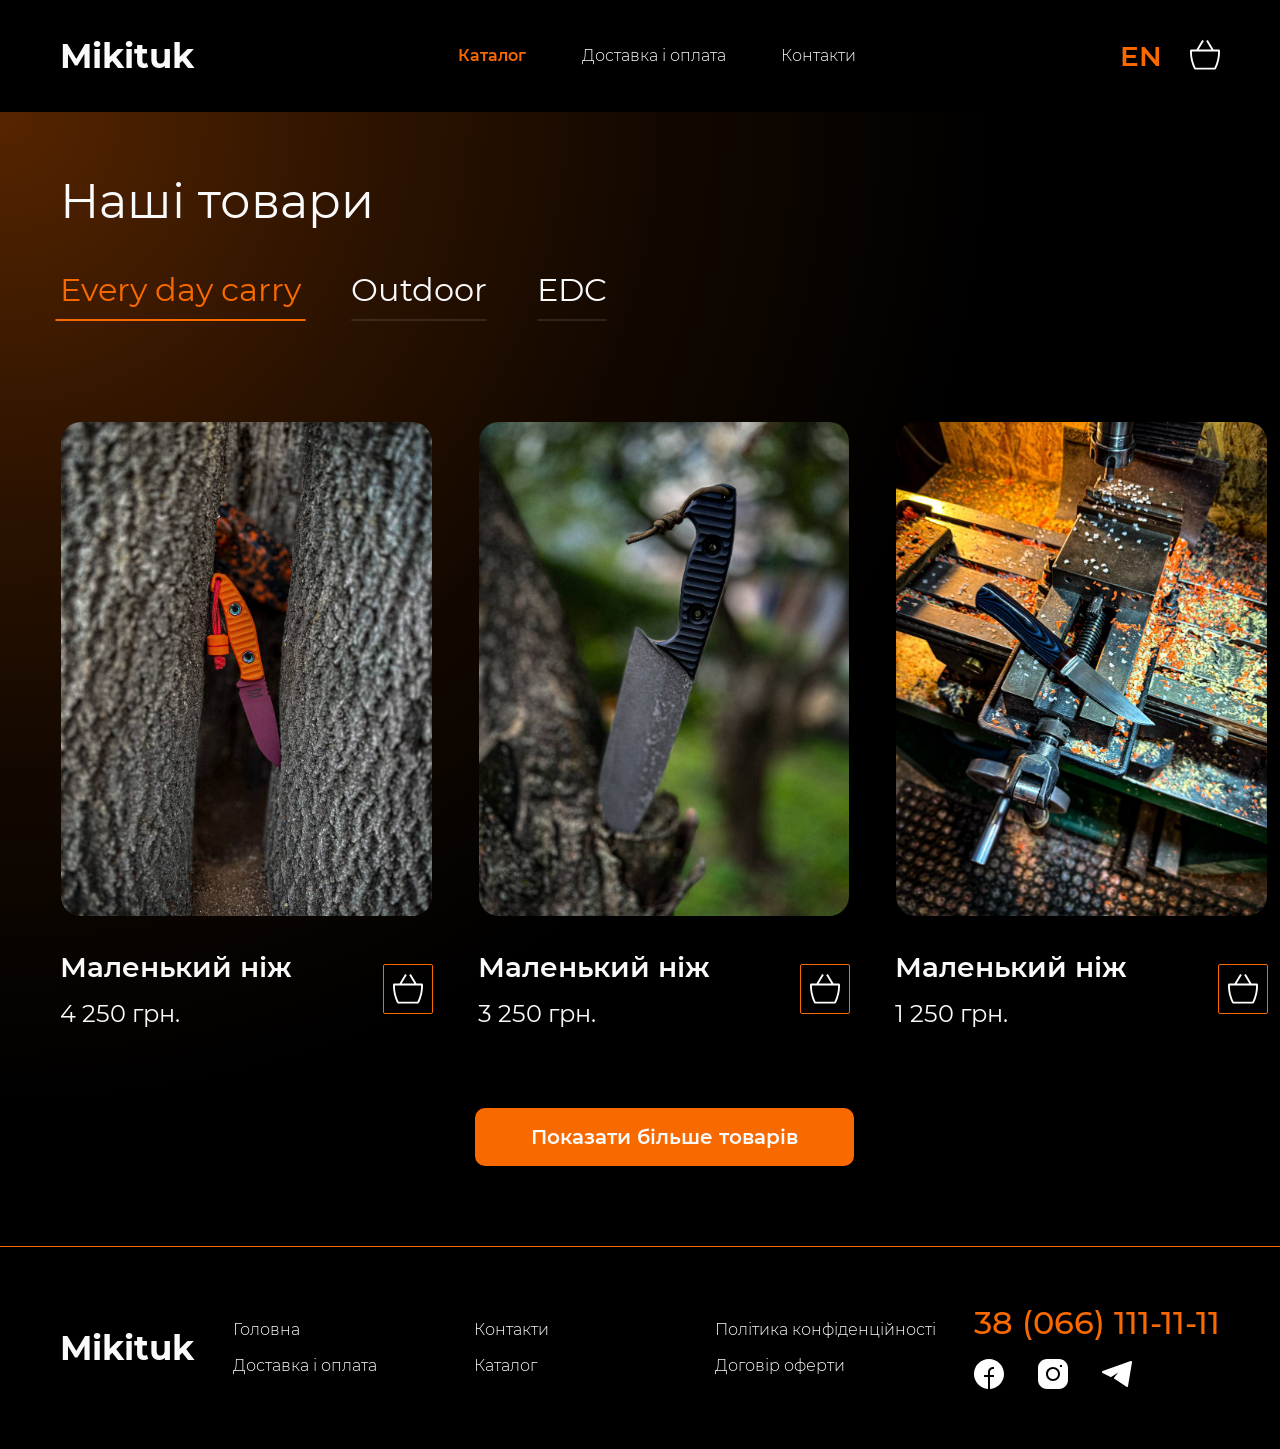
<file: catalog.html>
<!DOCTYPE html>
<html lang="uk">
    <head>
        <meta charset="UTF-8">
        <meta name="viewport" content="width=device-width, initial-scale=1.0">
        <link rel="apple-touch-icon" sizes="180x180" href="./assets/favicon_io/android-chrome-192x192.png">
<link rel="icon" type="image/png" sizes="32x32" href="./assets/favicon_io/favicon-32x32.png">
<link rel="icon" type="image/png" sizes="16x16" href="./assets/favicon_io/favicon-16x16.png">
<link rel="manifest" href="./assets/favicon_io/site.webmanifest">
        <link rel="stylesheet" href="./assets/css/style.css">
        <title>Mikituk | Каталог</title>
    </head>
    <body>
        <header>
            <nav class="site-nav">
                <div class="menu-icon">
    <span class="menu-global menu-top"></span>
    <span class="menu-global menu-middle"></span>
    <span class="menu-global menu-bottom"></span>
</div>
                <div class="logo-header">
                    <a href="index.html">Mikituk</a>
                </div>
                <div class="menu">
                    <ul>
                        <li>
                            <a href="catalog.html" class="active">Каталог</a>
                        </li>
                        <li>
                            <a href="delivery-pay.html">Доставка і оплата</a>
                        </li>
                        <li>
                            <a href="contacts.html">Контакти</a>
                        </li>
                    </ul>
                </div>

                <div class="cart-lang">
                    <div class="lang-switcher">
                        <a href="#" class="lang-switcher__link">EN</a>
                    </div>
                    <div class="cart-header">
                        <a href="cart.html"><img src="./assets/img/cart-icon.svg"></a>
                    </div>

                </div>
            </nav>
        </header>
<!-- main -->
 <main id="catalog-page">
    <section id="catalog-page__section">
        <div class="container catalog-page__container">
            <div class="title main-page__our-products-title catalog-page__title">Наші товари</div>
            <div class="catalog-page__tabs">

    <div class="catalog-page__tabs-nav">
        <button class="catalog-page__tabs-btn active" data-tab="1">Every day carry</button>
        <button class="catalog-page__tabs-btn" data-tab="2">Outdoor</button>
        <button class="catalog-page__tabs-btn" data-tab="3">EDC</button>
    </div>

    <div class="catalog-page__tabs-content">

        <div class="catalog-page__tab-panel active" data-tab="1">
           <div class="main-page__our-products-grid">

                        <div class="main-page__our-products-item">
                            <div class="our-products__item-img"><img src="./assets/img/catalog-img-1.jpg"/></div>
                            <div class="our-products__item-text-wrapp">
                                <div class="our-products__item-info">
                                    <div class="our-products__item-name">
                                        <a href="card-product.html">Маленький ніж</a>
                                     </div>
                                    <div class="our-products__item-price">
                                        <span class="our-products__item-price-value">4 250</span>
                                        <span class="our-products__item-price-currency">грн.</span>
                                    </div>
                                </div>
                                <div class="our-products__item-cart"><img src="./assets/img/cart-icon.svg"/></div>
                            </div>
                        </div>
                        <div class="main-page__our-products-item">
                            <div class="our-products__item-img"><img src="./assets/img/catalog-img-4.jpg"/></div>
                            <div class="our-products__item-text-wrapp">
                                <div class="our-products__item-info">
                                    <div class="our-products__item-name">
                                        <a href="card-product.html">Маленький ніж</a>
                                     </div>
                                    <div class="our-products__item-price">
                                        <span class="our-products__item-price-value">3 250</span>
                                        <span class="our-products__item-price-currency">грн.</span>
                                    </div>
                                </div>
                                <div class="our-products__item-cart"><img src="./assets/img/cart-icon.svg"/></div>
                            </div>
                        </div>
                        <div class="main-page__our-products-item">
                            <div class="our-products__item-img"><img src="./assets/img/catalog-img-2.jpg"/></div>
                            <div class="our-products__item-text-wrapp">
                                <div class="our-products__item-info">
                                    <div class="our-products__item-name">
                                        <a href="card-product.html">Маленький ніж</a>
                                     </div>
                                    <div class="our-products__item-price">
                                        <span class="our-products__item-price-value">1 250</span>
                                        <span class="our-products__item-price-currency">грн.</span>
                                    </div>
                                </div>
                                <div class="our-products__item-cart"><img src="./assets/img/cart-icon.svg"/></div>
                            </div>
                        </div>
                    </div>
                    <button class="load-more-btn" type="button">
        Показати більше товарів
    </button>
        </div>

        <div class="catalog-page__tab-panel" data-tab="2">
            <div class="main-page__our-products-grid">

                        <div class="main-page__our-products-item">
                            <div class="our-products__item-img"><img src="./assets/img/catalog-img-1.jpg"/></div>
                            <div class="our-products__item-text-wrapp">
                                <div class="our-products__item-info">
                                    <div class="our-products__item-name">
                                        <a href="card-product.html">Маленький ніж</a>
                                     </div>
                                    <div class="our-products__item-price">
                                        <span class="our-products__item-price-value">4 250</span>
                                        <span class="our-products__item-price-currency">грн.</span>
                                    </div>
                                </div>
                                <div class="our-products__item-cart"><img src="./assets/img/cart-icon.svg"/></div>
                            </div>
                        </div>
                        <div class="main-page__our-products-item">
                            <div class="our-products__item-img"><img src="./assets/img/catalog-img-2.jpg"/></div>
                            <div class="our-products__item-text-wrapp">
                                <div class="our-products__item-info">
                                    <div class="our-products__item-name">
                                        <a href="card-product.html">Маленький ніж</a>
                                     </div>
                                    <div class="our-products__item-price">
                                        <span class="our-products__item-price-value">5 950</span>
                                        <span class="our-products__item-price-currency">грн.</span>
                                    </div>
                                </div>
                                <div class="our-products__item-cart"><img src="./assets/img/cart-icon.svg"/></div>
                            </div>
                        </div>
                        <div class="main-page__our-products-item">
                            <div class="our-products__item-img"><img src="./assets/img/catalog-img-3.jpg"/></div>
                            <div class="our-products__item-text-wrapp">
                                <div class="our-products__item-info">
                                   <div class="our-products__item-name">
                                        <a href="card-product.html">Маленький ніж</a>
                                     </div>
                                    <div class="our-products__item-price">
                                        <span class="our-products__item-price-value">6 250</span>
                                        <span class="our-products__item-price-currency">грн.</span>
                                    </div>
                                </div>
                                <div class="our-products__item-cart"><img src="./assets/img/cart-icon.svg"/></div>
                            </div>
                        </div>
                        <div class="main-page__our-products-item">
                            <div class="our-products__item-img"><img src="./assets/img/catalog-img-4.jpg"/></div>
                            <div class="our-products__item-text-wrapp">
                                <div class="our-products__item-info">
                                  <div class="our-products__item-name">
                                        <a href="card-product.html">Маленький ніж</a>
                                     </div>
                                    <div class="our-products__item-price">
                                        <span class="our-products__item-price-value">3 250</span>
                                        <span class="our-products__item-price-currency">грн.</span>
                                    </div>
                                </div>
                                <div class="our-products__item-cart"><img src="./assets/img/cart-icon.svg"/></div>
                            </div>
                        </div>
                    
                        </div>
                        <button class="load-more-btn" type="button">
        Показати більше товарів
    </button>
        </div>

        <div class="catalog-page__tab-panel" data-tab="3">
           <div class="main-page__our-products-grid">
                        <div class="main-page__our-products-item">
                            <div class="our-products__item-img"><img src="./assets/img/catalog-img-2.jpg"/></div>
                            <div class="our-products__item-text-wrapp">
                                <div class="our-products__item-info">
                                    <div class="our-products__item-name">
                                        <a href="card-product.html">Маленький ніж</a>
                                     </div>
                                    <div class="our-products__item-price">
                                        <span class="our-products__item-price-value">5 950</span>
                                        <span class="our-products__item-price-currency">грн.</span>
                                    </div>
                                </div>
                                <div class="our-products__item-cart"><img src="./assets/img/cart-icon.svg"/></div>
                            </div>
                        </div>
                        <div class="main-page__our-products-item">
                            <div class="our-products__item-img"><img src="./assets/img/catalog-img-3.jpg"/></div>
                            <div class="our-products__item-text-wrapp">
                                <div class="our-products__item-info">
                                    <div class="our-products__item-name">
                                        <a href="card-product.html">Маленький ніж</a>
                                     </div>
                                    <div class="our-products__item-price">
                                        <span class="our-products__item-price-value">6 250</span>
                                        <span class="our-products__item-price-currency">грн.</span>
                                    </div>
                                </div>
                                <div class="our-products__item-cart"><img src="./assets/img/cart-icon.svg"/></div>
                            </div>
                        </div>
                        <div class="main-page__our-products-item">
                            <div class="our-products__item-img"><img src="./assets/img/catalog-img-4.jpg"/></div>
                            <div class="our-products__item-text-wrapp">
                                <div class="our-products__item-info">
                                   <div class="our-products__item-name">
                                        <a href="card-product.html">Маленький ніж</a>
                                     </div>
                                    <div class="our-products__item-price">
                                        <span class="our-products__item-price-value">3 250</span>
                                        <span class="our-products__item-price-currency">грн.</span>
                                    </div>
                                </div>
                                <div class="our-products__item-cart"><img src="./assets/img/cart-icon.svg"/></div>
                            </div>
                        </div>
                        <div class="main-page__our-products-item">
                            <div class="our-products__item-img"><img src="./assets/img/catalog-img-1.jpg"/></div>
                            <div class="our-products__item-text-wrapp">
                                <div class="our-products__item-info">
                                   <div class="our-products__item-name">
                                        <a href="card-product.html">Маленький ніж</a>
                                     </div>
                                    <div class="our-products__item-price">
                                        <span class="our-products__item-price-value">10 250</span>
                                        <span class="our-products__item-price-currency">грн.</span>
                                    </div>
                                </div>
                                <div class="our-products__item-cart"><img src="./assets/img/cart-icon.svg"/></div>
                            </div>
                        </div>
                         <div class="main-page__our-products-item">
                            <div class="our-products__item-img"><img src="./assets/img/catalog-img-3.jpg"/></div>
                            <div class="our-products__item-text-wrapp">
                                <div class="our-products__item-info">
                                  <div class="our-products__item-name">
                                        <a href="card-product.html">Маленький ніж</a>
                                     </div>
                                    <div class="our-products__item-price">
                                        <span class="our-products__item-price-value">6 250</span>
                                        <span class="our-products__item-price-currency">грн.</span>
                                    </div>
                                </div>
                                <div class="our-products__item-cart"><img src="./assets/img/cart-icon.svg"/></div>
                            </div>
                        </div>
                        
                    </div>
                    <button class="load-more-btn" type="button">
        Показати більше товарів
    </button>
        </div>

    </div>

</div>
        </div>
    </section>
 </main>
 <!--  -->

        <footer>
            <div class="footer">
                <div class="footer__container">
                    <div class="footer-logo">
                        <a href="#">Mikituk<!-- <img src="#" alt="logo"> --></a>
               
                    </div>
                  <div class="footer-menu">
                        <ul>
                        <li>
                            <a href="index.html">Головна</a>
                        </li>
                        <li>
                            <a href="contacts.html">Контакти</a>
                        </li>
                         <li>
                           <a href="conf.html">Політика конфіденційності</a>
                        </li>
                        <li>
                            <a href="delivery-pay.html">Доставка і оплата</a>
                        </li>
                        <li>
                            <a href="catalog.html">Каталог</a>
                        </li>
                        <li>
                            <a href="offert.html">Договір оферти</a>
                        </li>
                    </ul>
                    </div>
                    <div class="footer-contacts">
                        <div class="footer-contacts__phone"><a href="#">38 (066) 111-11-11</a></div>
                        <div class="footer-contacts__social-media">
                            <div class="footer-social-item footer-facebook"><a href=""><img src="./assets/img/facebook.svg"/></a></div>
                             <div class="footer-social-item footer-instagram"><a href=""><img src="./assets/img/instagram.svg"/></a></div>
                              <div class="footer-social-item footer-telegram"><a href=""><img src="./assets/img/telegram.svg"/></a></div>
                        </div>
                    </div>
                </div>
            </div>
        </footer>

        <script src="./assets/js/jQuery v3.6.1.js"></script>
        <script src="./assets/js/jquery.nice-select.min.js"></script>
        <script src="./assets/js/script.js"></script>
        <script src="./assets/js/slick.min.js"></script>
        <script src="./assets/js/aos.js"></script>
        <script>
            AOS.init();
        </script>
    </body>
</html>
</file>
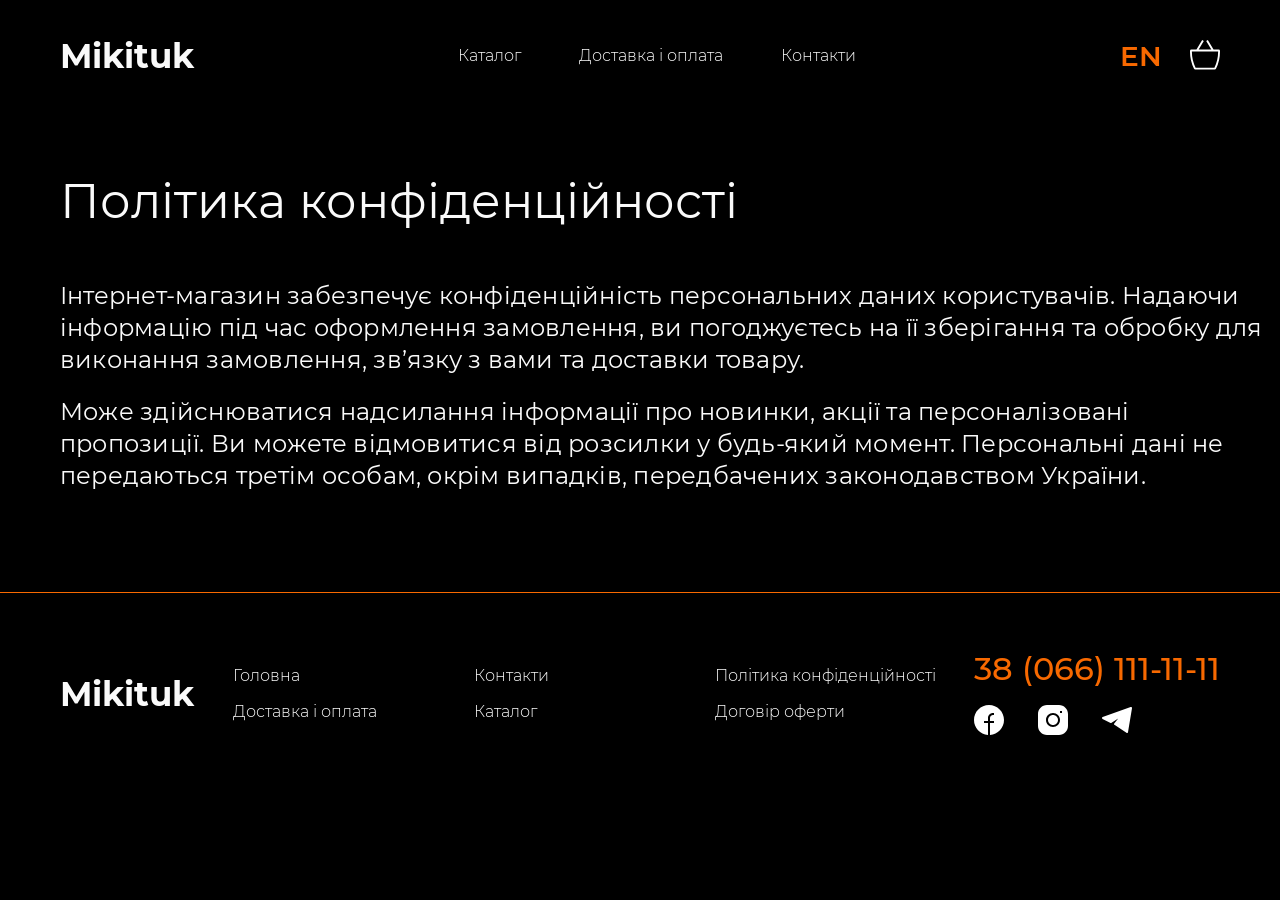
<file: conf.html>
<!DOCTYPE html>
<html lang="uk">
<head>
    <meta charset="UTF-8">
    <meta name="viewport" content="width=device-width, initial-scale=1.0">

    <link rel="apple-touch-icon" sizes="180x180" href="./assets/favicon_io/android-chrome-192x192.png">
    <link rel="icon" type="image/png" sizes="32x32" href="./assets/favicon_io/favicon-32x32.png">
    <link rel="icon" type="image/png" sizes="16x16" href="./assets/favicon_io/favicon-16x16.png">
    <link rel="manifest" href="./assets/favicon_io/site.webmanifest">

    <link rel="stylesheet" href="./assets/css/style.css">

    <title>Mikituk | Політика конфіденційності</title>
</head>

<body>

<header>
    <nav class="site-nav">
        <div class="menu-icon">
            <span class="menu-global menu-top"></span>
            <span class="menu-global menu-middle"></span>
            <span class="menu-global menu-bottom"></span>
        </div>

        <div class="logo-header">
            <a href="index.html">Mikituk</a>
        </div>

        <div class="menu">
            <ul>
                <li>
                    <a href="catalog.html">Каталог</a>
                </li>
                <li>
                    <a href="delivery-pay.html">Доставка і оплата</a>
                </li>
                <li>
                    <a href="contacts.html">Контакти</a>
                </li>
            </ul>
        </div>

        <div class="cart-lang">
            <div class="lang-switcher">
                <a href="#" class="lang-switcher__link">EN</a>
            </div>

            <div class="cart-header">
                <a href="cart.html">
                    <img src="./assets/img/cart-icon.svg">
                </a>
            </div>
        </div>
    </nav>
</header>

<!-- main -->
<main id="conf-page">
    <section id="conf-page__section">
        <div class="container conf-page__container">

            <div class="title conf-page-title"
                 data-aos="fade-up"
                 data-aos-duration="800">
                Політика конфіденційності
            </div>

            <div class="conf-page-desc"
                 data-aos="fade-up"
                 data-aos-delay="120"
                 data-aos-duration="900">

                <p>
                    Інтернет-магазин забезпечує конфіденційність персональних даних користувачів.
                    Надаючи інформацію під час оформлення замовлення, ви погоджуєтесь на її
                    зберігання та обробку для виконання замовлення, зв’язку з вами та доставки товару.
                </p>

                <p>
                    Може здійснюватися надсилання інформації про новинки, акції та персоналізовані
                    пропозиції. Ви можете відмовитися від розсилки у будь-який момент.
                    Персональні дані не передаються третім особам, окрім випадків,
                    передбачених законодавством України.
                </p>

            </div>

        </div>
    </section>
</main>

<footer>
    <div class="footer">
        <div class="footer__container">

            <div class="footer-logo"
                 data-aos="fade-up"
                 data-aos-duration="800">
                <a href="#">Mikituk</a>
            </div>

            <div class="footer-menu"
                 data-aos="fade-up"
                 data-aos-delay="100"
                 data-aos-duration="800">
                <ul>
                    <li><a href="index.html">Головна</a></li>
                    <li><a href="contacts.html">Контакти</a></li>
                    <li><a href="conf.html">Політика конфіденційності</a></li>
                    <li><a href="delivery-pay.html">Доставка і оплата</a></li>
                    <li><a href="catalog.html">Каталог</a></li>
                    <li><a href="offert.html">Договір оферти</a></li>
                </ul>
            </div>

            <div class="footer-contacts"
                 data-aos="fade-up"
                 data-aos-delay="200"
                 data-aos-duration="800">

                <div class="footer-contacts__phone">
                    <a href="#">38 (066) 111-11-11</a>
                </div>

                <div class="footer-contacts__social-media">
                    <div class="footer-social-item footer-facebook">
                        <a href=""><img src="./assets/img/facebook.svg"/></a>
                    </div>

                    <div class="footer-social-item footer-instagram">
                        <a href=""><img src="./assets/img/instagram.svg"/></a>
                    </div>

                    <div class="footer-social-item footer-telegram">
                        <a href=""><img src="./assets/img/telegram.svg"/></a>
                    </div>
                </div>

            </div>

        </div>
    </div>
</footer>

<script src="./assets/js/jQuery v3.6.1.js"></script>
<script src="./assets/js/jquery.nice-select.min.js"></script>
<script src="./assets/js/script.js"></script>
<script src="./assets/js/slick.min.js"></script>
<script src="./assets/js/aos.js"></script>

<script>
AOS.init({
    once: true,
    duration: 800,
    offset: 80,
    easing: 'ease-out-cubic'
});
</script>

</body>
</html>
</file>
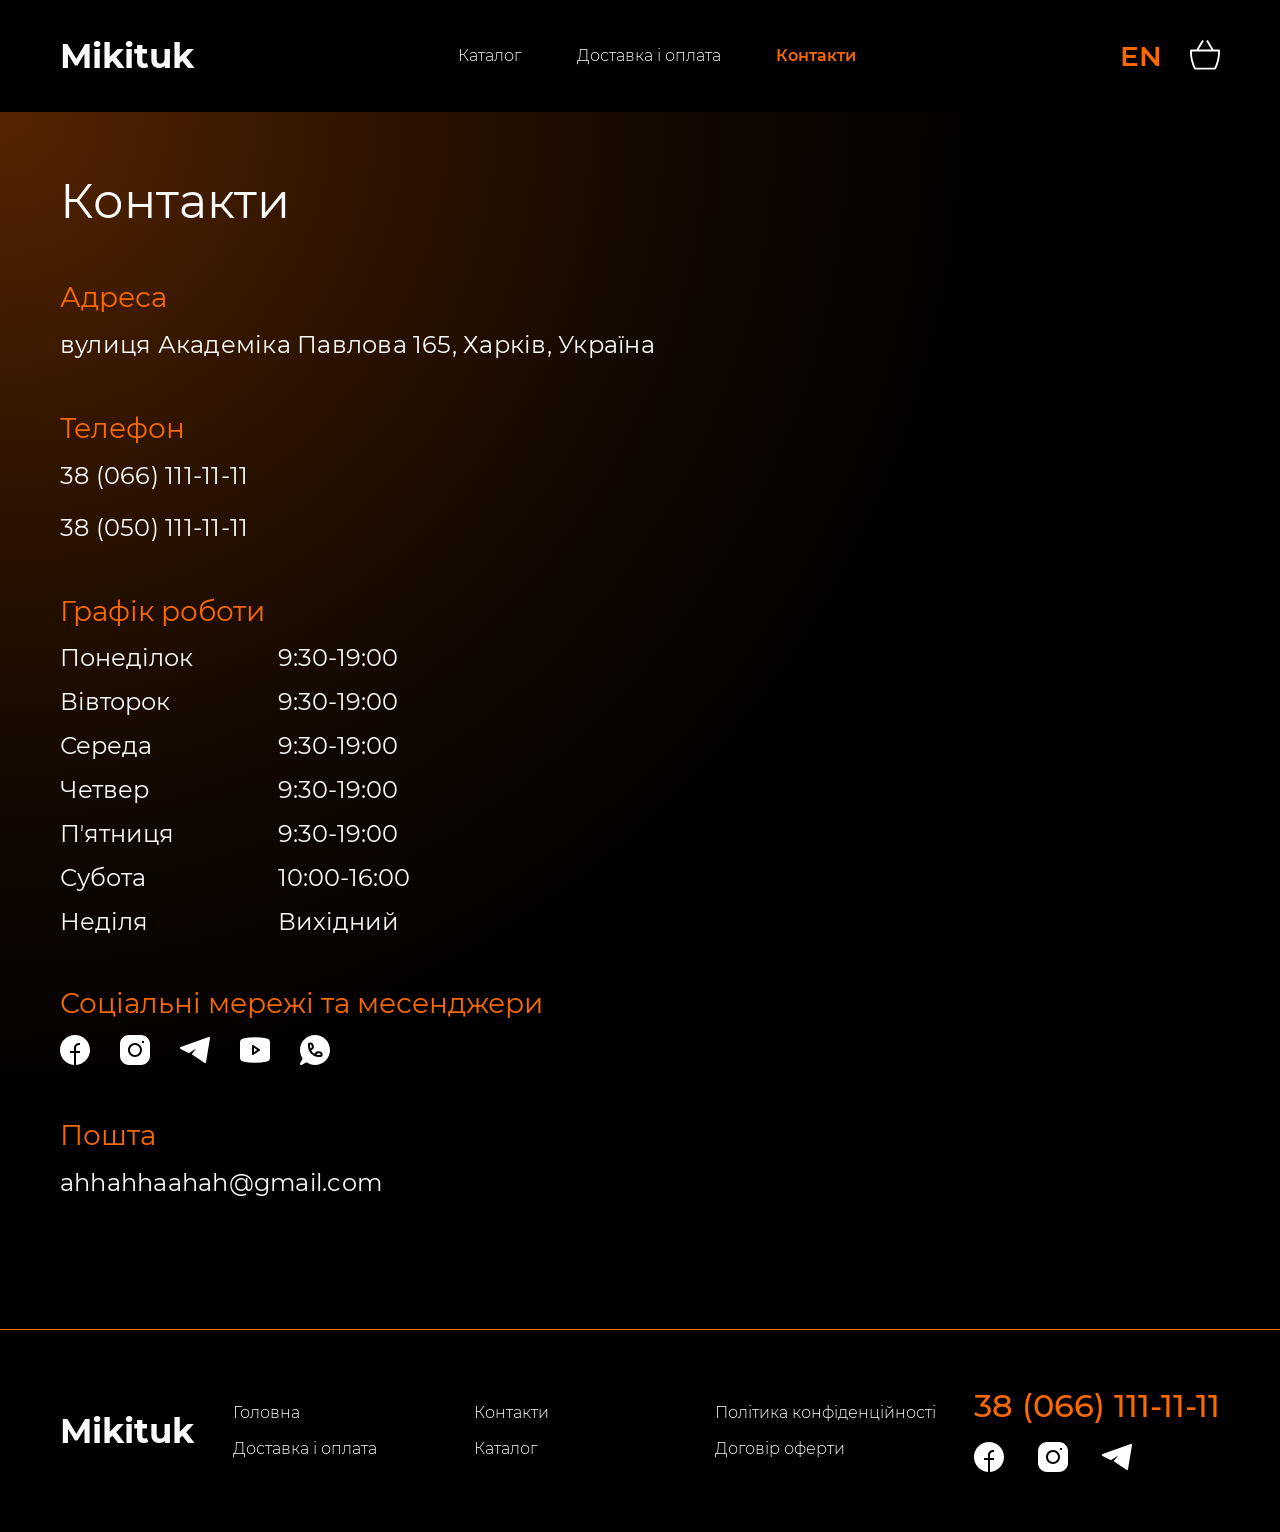
<file: contacts.html>
<!DOCTYPE html>
<html lang="uk">
<head>
    <meta charset="UTF-8">
    <meta name="viewport" content="width=device-width, initial-scale=1.0">

    <link rel="apple-touch-icon" sizes="180x180" href="./assets/favicon_io/android-chrome-192x192.png">
    <link rel="icon" type="image/png" sizes="32x32" href="./assets/favicon_io/favicon-32x32.png">
    <link rel="icon" type="image/png" sizes="16x16" href="./assets/favicon_io/favicon-16x16.png">
    <link rel="manifest" href="./assets/favicon_io/site.webmanifest">

    <link rel="stylesheet" href="./assets/css/style.css">

    <title>Mikituk | Контакти</title>
</head>

<body>

<header>
    <nav class="site-nav">
        <div class="menu-icon">
            <span class="menu-global menu-top"></span>
            <span class="menu-global menu-middle"></span>
            <span class="menu-global menu-bottom"></span>
        </div>

        <div class="logo-header">
            <a href="index.html">Mikituk</a>
        </div>

        <div class="menu">
            <ul>
                <li>
                    <a href="catalog.html">Каталог</a>
                </li>
                <li>
                    <a href="delivery-pay.html">Доставка і оплата</a>
                </li>
                <li>
                    <a href="contacts.html" class="active">Контакти</a>
                </li>
            </ul>
        </div>

        <div class="cart-lang">
            <div class="lang-switcher">
                <a href="#" class="lang-switcher__link">EN</a>
            </div>

            <div class="cart-header">
                <a href="cart.html">
                    <img src="./assets/img/cart-icon.svg">
                </a>
            </div>
        </div>
    </nav>
</header>

<!-- main -->
<main id="contacts-page">
    <section id="contacts-page__section">
        <div class="container contacts-page__container">

            <div class="title contacts-page-title"
                 data-aos="fade-up"
                 data-aos-duration="800">
                Контакти
            </div>

            <div class="contacts-block-text adress"
                 data-aos="fade-up"
                 data-aos-delay="80"
                 data-aos-duration="800">

                <div class="contacts-block-title">Адреса</div>

                <div class="contacts-page-desc">
                    <p>
                        <a href="">вулиця Академіка Павлова 165, Харків, Україна</a>
                    </p>
                </div>
            </div>

            <div class="contacts-block-text phones"
                 data-aos="fade-up"
                 data-aos-delay="140"
                 data-aos-duration="800">

                <div class="contacts-block-title">Телефон</div>

                <div class="contacts-page-desc">
                    <p><a href="">38 (066) 111-11-11</a></p>
                    <p><a href="">38 (050) 111-11-11</a></p>
                </div>
            </div>

            <div class="contacts-block-text schedule"
                 data-aos="fade-up"
                 data-aos-delay="200"
                 data-aos-duration="800">

                <div class="contacts-block-title">Графік роботи</div>

                <div class="contacts-page-schedule">

                    <div class="contacts-day-of-week">Понеділок</div>
                    <div class="contacts-time-of-day">9:30-19:00</div>

                    <div class="contacts-day-of-week">Вівторок</div>
                    <div class="contacts-time-of-day">9:30-19:00</div>

                    <div class="contacts-day-of-week">Середа</div>
                    <div class="contacts-time-of-day">9:30-19:00</div>

                    <div class="contacts-day-of-week">Четвер</div>
                    <div class="contacts-time-of-day">9:30-19:00</div>

                    <div class="contacts-day-of-week">Пʼятниця</div>
                    <div class="contacts-time-of-day">9:30-19:00</div>

                    <div class="contacts-day-of-week">Субота</div>
                    <div class="contacts-time-of-day">10:00-16:00</div>

                    <div class="contacts-day-of-week">Неділя</div>
                    <div class="contacts-time-of-day">Вихідний</div>

                </div>
            </div>

            <div class="contacts-block-text social-media"
                 data-aos="fade-up"
                 data-aos-delay="260"
                 data-aos-duration="800">

                <div class="contacts-block-title">
                    Соціальні мережі та месенджери
                </div>

                <div class="contacts-social-media">
                    <div class="contacts-page-sm-item">
                        <img src="./assets/img/facebook.svg"/>
                    </div>

                    <div class="contacts-page-sm-item">
                        <img src="./assets/img/instagram.svg"/>
                    </div>

                    <div class="contacts-page-sm-item">
                        <img src="./assets/img/telegram.svg"/>
                    </div>

                    <div class="contacts-page-sm-item">
                        <img src="./assets/img/youtube.svg"/>
                    </div>

                    <div class="contacts-page-sm-item">
                        <img src="./assets/img/whatsapp.svg"/>
                    </div>
                </div>
            </div>

            <div class="contacts-block-text email"
                 data-aos="fade-up"
                 data-aos-delay="320"
                 data-aos-duration="800">

                <div class="contacts-block-title">Пошта</div>

                <div class="contacts-page-desc">
                    <p>
                        <a href="">ahhahhaahah@gmail.com</a>
                    </p>
                </div>
            </div>

        </div>
    </section>
</main>

<footer>
    <div class="footer">
        <div class="footer__container">

            <div class="footer-logo"
                 data-aos="fade-up"
                 data-aos-duration="800">
                <a href="#">Mikituk</a>
            </div>

            <div class="footer-menu"
                 data-aos="fade-up"
                 data-aos-delay="100"
                 data-aos-duration="800">
                <ul>
                    <li><a href="index.html">Головна</a></li>
                    <li><a href="contacts.html">Контакти</a></li>
                    <li><a href="conf.html">Політика конфіденційності</a></li>
                    <li><a href="delivery-pay.html">Доставка і оплата</a></li>
                    <li><a href="catalog.html">Каталог</a></li>
                    <li><a href="offert.html">Договір оферти</a></li>
                </ul>
            </div>

            <div class="footer-contacts"
                 data-aos="fade-up"
                 data-aos-delay="200"
                 data-aos-duration="800">

                <div class="footer-contacts__phone">
                    <a href="#">38 (066) 111-11-11</a>
                </div>

                <div class="footer-contacts__social-media">
                    <div class="footer-social-item footer-facebook">
                        <a href=""><img src="./assets/img/facebook.svg"/></a>
                    </div>

                    <div class="footer-social-item footer-instagram">
                        <a href=""><img src="./assets/img/instagram.svg"/></a>
                    </div>

                    <div class="footer-social-item footer-telegram">
                        <a href=""><img src="./assets/img/telegram.svg"/></a>
                    </div>
                </div>

            </div>

        </div>
    </div>
</footer>

<script src="./assets/js/jQuery v3.6.1.js"></script>
<script src="./assets/js/jquery.nice-select.min.js"></script>
<script src="./assets/js/script.js"></script>
<script src="./assets/js/slick.min.js"></script>
<script src="./assets/js/aos.js"></script>

<script>
AOS.init({
    once: true,
    duration: 800,
    offset: 80,
    easing: 'ease-out-cubic'
});
</script>

</body>
</html>
</file>
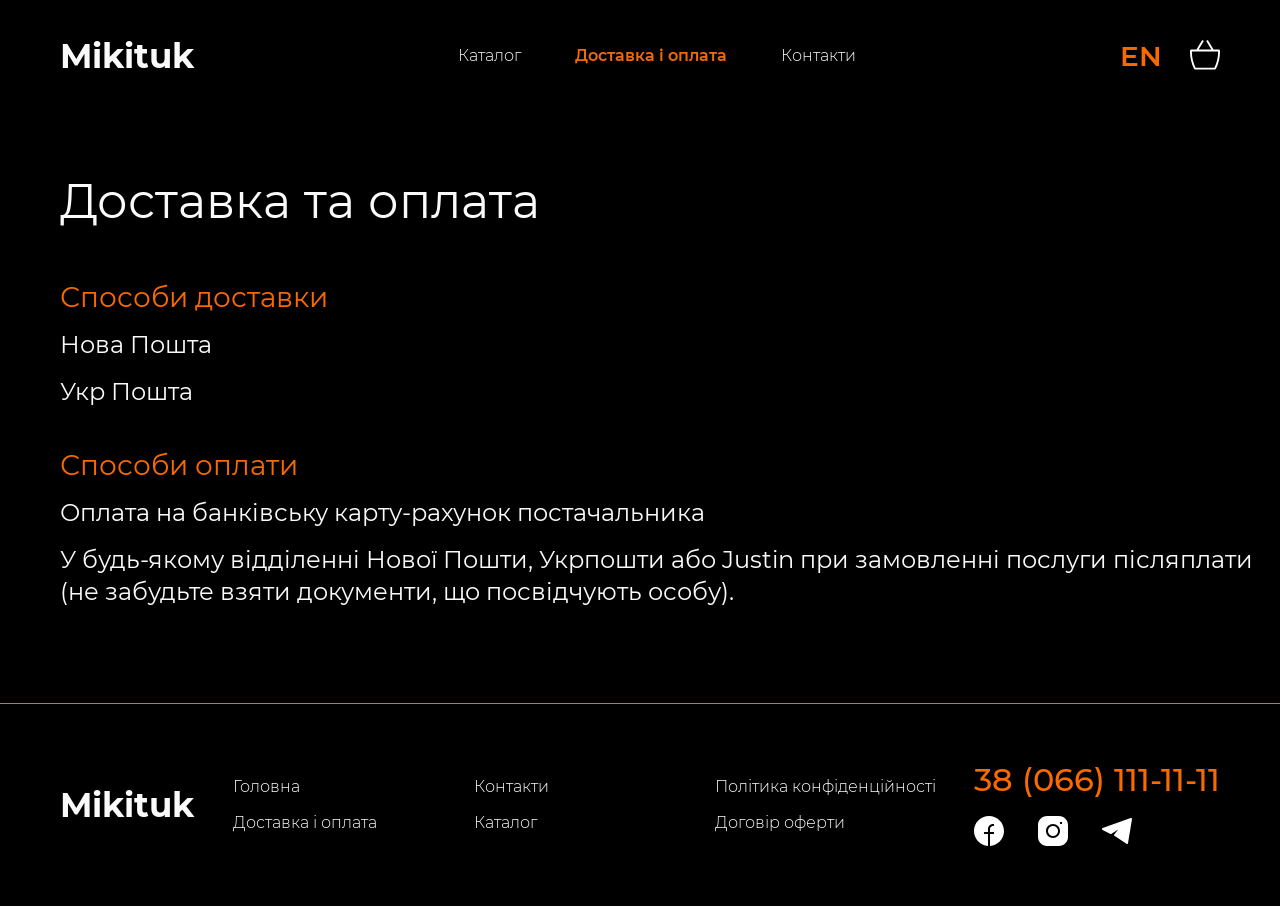
<file: delivery-pay.html>
<!DOCTYPE html>
<html lang="uk">
<head>
    <meta charset="UTF-8">
    <meta name="viewport" content="width=device-width, initial-scale=1.0">

    <link rel="apple-touch-icon" sizes="180x180" href="./assets/favicon_io/android-chrome-192x192.png">
    <link rel="icon" type="image/png" sizes="32x32" href="./assets/favicon_io/favicon-32x32.png">
    <link rel="icon" type="image/png" sizes="16x16" href="./assets/favicon_io/favicon-16x16.png">
    <link rel="manifest" href="./assets/favicon_io/site.webmanifest">

    <link rel="stylesheet" href="./assets/css/style.css">

    <title>Mikituk | Оплата і доставка</title>
</head>

<body>

<header>
    <nav class="site-nav">
        <div class="menu-icon">
            <span class="menu-global menu-top"></span>
            <span class="menu-global menu-middle"></span>
            <span class="menu-global menu-bottom"></span>
        </div>

        <div class="logo-header">
            <a href="index.html">Mikituk</a>
        </div>

        <div class="menu">
            <ul>
                <li>
                    <a href="catalog.html">Каталог</a>
                </li>
                <li>
                    <a href="delivery-pay.html" class="active">Доставка і оплата</a>
                </li>
                <li>
                    <a href="contacts.html">Контакти</a>
                </li>
            </ul>
        </div>

        <div class="cart-lang">
            <div class="lang-switcher">
                <a href="#" class="lang-switcher__link">EN</a>
            </div>

            <div class="cart-header">
                <a href="cart.html">
                    <img src="./assets/img/cart-icon.svg">
                </a>
            </div>
        </div>
    </nav>
</header>

<!-- main -->
<main id="delivery-page">
    <section id="delivery-page__section">
        <div class="container delivery-page__container">

            <div class="title delivery-page-title"
                 data-aos="fade-up"
                 data-aos-duration="800">
                Доставка та оплата
            </div>

            <div class="delivery__info"
                 data-aos="fade-up"
                 data-aos-delay="100"
                 data-aos-duration="800">

                <div class="delivery-info__title">
                    Способи доставки
                </div>

                <div class="delivery-info__text">
                    <p>Нова Пошта</p>
                    <p>Укр Пошта</p>
                </div>
            </div>

            <div class="pay__info"
                 data-aos="fade-up"
                 data-aos-delay="220"
                 data-aos-duration="800">

                <div class="pay-info__title">
                    Способи оплати
                </div>

                <div class="pay-info__text">
                    <p>
                        Оплата на банківську карту-рахунок постачальника
                    </p>

                    <p>
                        У будь-якому відділенні Нової Пошти, Укрпошти або Justin при замовленні послуги післяплати
                        (не забудьте взяти документи, що посвідчують особу).
                    </p>
                </div>
            </div>

        </div>
    </section>
</main>

<footer>
    <div class="footer">
        <div class="footer__container">

            <div class="footer-logo"
                 data-aos="fade-up"
                 data-aos-duration="800">
                <a href="#">Mikituk</a>
            </div>

            <div class="footer-menu"
                 data-aos="fade-up"
                 data-aos-delay="100"
                 data-aos-duration="800">
                <ul>
                    <li><a href="index.html">Головна</a></li>
                    <li><a href="contacts.html">Контакти</a></li>
                    <li><a href="conf.html">Політика конфіденційності</a></li>
                    <li><a href="delivery-pay.html">Доставка і оплата</a></li>
                    <li><a href="catalog.html">Каталог</a></li>
                    <li><a href="offert.html">Договір оферти</a></li>
                </ul>
            </div>

            <div class="footer-contacts"
                 data-aos="fade-up"
                 data-aos-delay="200"
                 data-aos-duration="800">

                <div class="footer-contacts__phone">
                    <a href="#">38 (066) 111-11-11</a>
                </div>

                <div class="footer-contacts__social-media">
                    <div class="footer-social-item footer-facebook">
                        <a href=""><img src="./assets/img/facebook.svg"/></a>
                    </div>

                    <div class="footer-social-item footer-instagram">
                        <a href=""><img src="./assets/img/instagram.svg"/></a>
                    </div>

                    <div class="footer-social-item footer-telegram">
                        <a href=""><img src="./assets/img/telegram.svg"/></a>
                    </div>
                </div>

            </div>

        </div>
    </div>
</footer>

<script src="./assets/js/jQuery v3.6.1.js"></script>
<script src="./assets/js/jquery.nice-select.min.js"></script>
<script src="./assets/js/script.js"></script>
<script src="./assets/js/slick.min.js"></script>
<script src="./assets/js/aos.js"></script>

<script>
AOS.init({
    once: true,
    duration: 800,
    offset: 80,
    easing: 'ease-out-cubic'
});
</script>

</body>
</html>
</file>
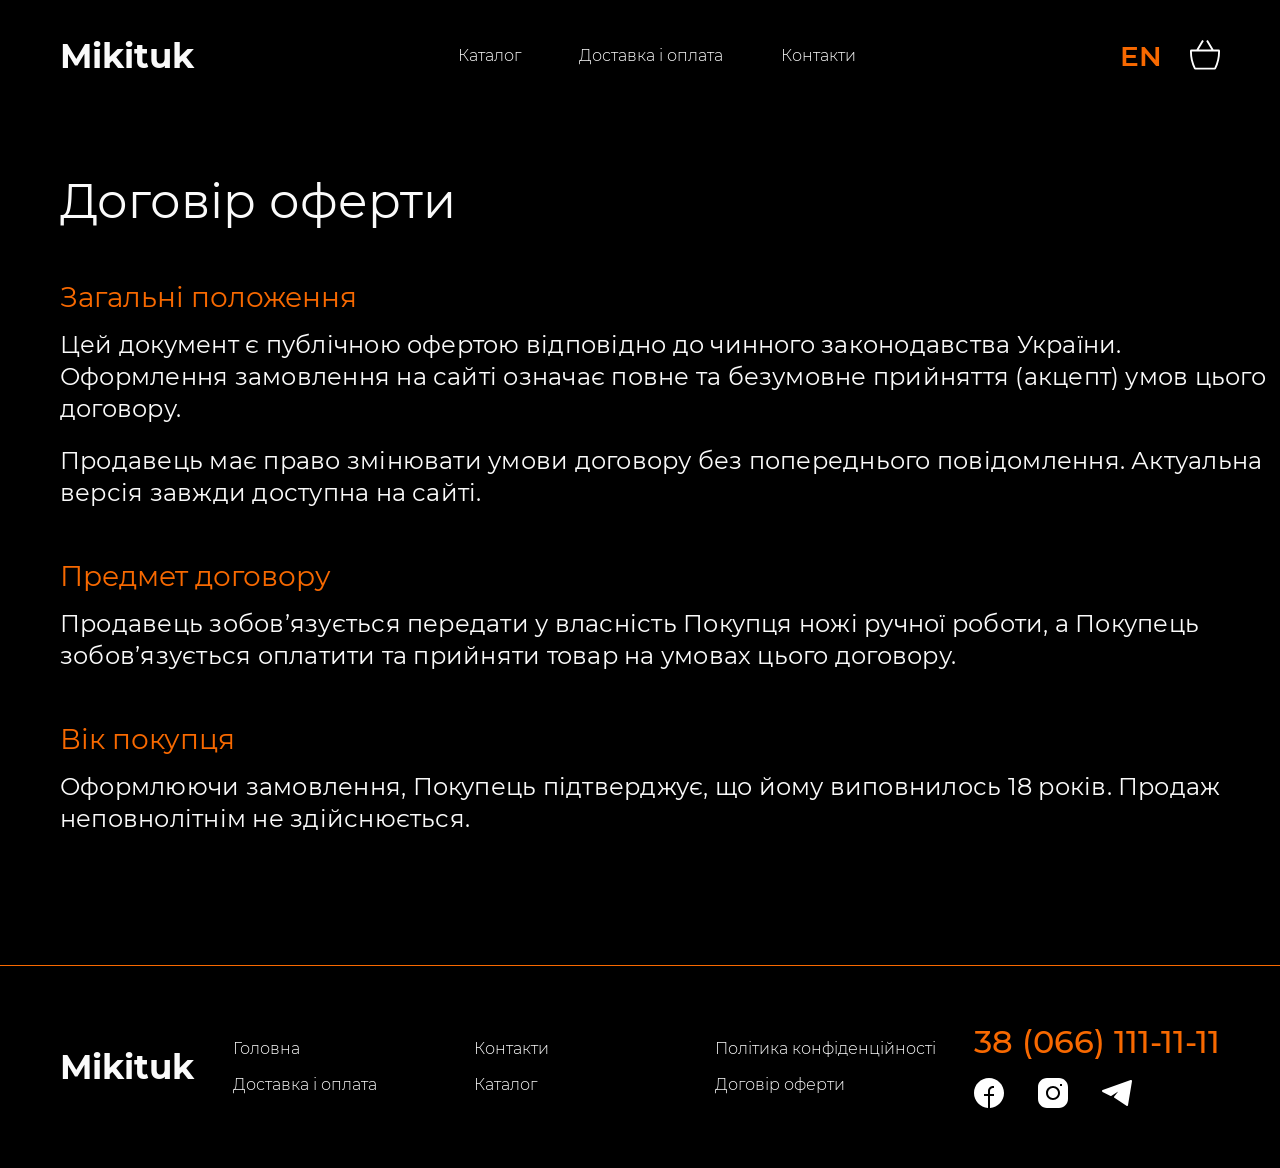
<file: offert.html>
<!DOCTYPE html>
<html lang="uk">
<head>
    <meta charset="UTF-8">
    <meta name="viewport" content="width=device-width, initial-scale=1.0">
    <link rel="apple-touch-icon" sizes="180x180" href="./assets/favicon_io/android-chrome-192x192.png">
    <link rel="icon" type="image/png" sizes="32x32" href="./assets/favicon_io/favicon-32x32.png">
    <link rel="icon" type="image/png" sizes="16x16" href="./assets/favicon_io/favicon-16x16.png">
    <link rel="manifest" href="./assets/favicon_io/site.webmanifest">
    <link rel="stylesheet" href="./assets/css/style.css">
    <title>Mikituk | Договір оферти</title>
</head>

<body>

<header>
    <nav class="site-nav">
        <div class="menu-icon">
            <span class="menu-global menu-top"></span>
            <span class="menu-global menu-middle"></span>
            <span class="menu-global menu-bottom"></span>
        </div>

        <div class="logo-header">
            <a href="index.html">Mikituk</a>
        </div>

        <div class="menu">
            <ul>
                <li>
                    <a href="catalog.html">Каталог</a>
                </li>
                <li>
                    <a href="delivery-pay.html">Доставка і оплата</a>
                </li>
                <li>
                    <a href="contacts.html">Контакти</a>
                </li>
            </ul>
        </div>

        <div class="cart-lang">
            <div class="lang-switcher">
                <a href="#" class="lang-switcher__link">EN</a>
            </div>

            <div class="cart-header">
                <a href="cart.html">
                    <img src="./assets/img/cart-icon.svg">
                </a>
            </div>
        </div>
    </nav>
</header>

<!-- main -->
<main id="offert-page">
    <section id="offert-page__section">
        <div class="container offert-page__container">

            <div class="title offert-page-title"
                 data-aos="fade-up"
                 data-aos-duration="800">
                Договір оферти
            </div>

            <div class="offert-block-text"
                 data-aos="fade-up"
                 data-aos-delay="100"
                 data-aos-duration="850">

                <div class="offert-block-title">
                    Загальні положення
                </div>

                <div class="offert-page-desc">
                    <p>
                        Цей документ є публічною офертою відповідно до чинного законодавства України.
                        Оформлення замовлення на сайті означає повне та безумовне прийняття (акцепт)
                        умов цього договору.
                    </p>

                    <p>
                        Продавець має право змінювати умови договору без попереднього повідомлення.
                        Актуальна версія завжди доступна на сайті.
                    </p>
                </div>
            </div>

            <div class="offert-block-text"
                 data-aos="fade-up"
                 data-aos-delay="180"
                 data-aos-duration="850">

                <div class="offert-block-title">
                    Предмет договору
                </div>

                <div class="offert-page-desc">
                    <p>
                        Продавець зобов’язується передати у власність Покупця ножі ручної роботи,
                        а Покупець зобов’язується оплатити та прийняти товар на умовах цього договору.
                    </p>
                </div>
            </div>

            <div class="offert-block-text"
                 data-aos="fade-up"
                 data-aos-delay="260"
                 data-aos-duration="850">

                <div class="offert-block-title">
                    Вік покупця
                </div>

                <div class="offert-page-desc">
                    <p>
                        Оформлюючи замовлення, Покупець підтверджує, що йому виповнилось 18 років.
                        Продаж неповнолітнім не здійснюється.
                    </p>
                </div>
            </div>

        </div>
    </section>
</main>

<footer>
    <div class="footer">
        <div class="footer__container">

            <div class="footer-logo"
                 data-aos="fade-up"
                 data-aos-duration="800">
                <a href="#">Mikituk</a>
            </div>

            <div class="footer-menu"
                 data-aos="fade-up"
                 data-aos-delay="100"
                 data-aos-duration="800">
                <ul>
                    <li><a href="index.html">Головна</a></li>
                    <li><a href="contacts.html">Контакти</a></li>
                    <li><a href="conf.html">Політика конфіденційності</a></li>
                    <li><a href="delivery-pay.html">Доставка і оплата</a></li>
                    <li><a href="catalog.html">Каталог</a></li>
                    <li><a href="offert.html">Договір оферти</a></li>
                </ul>
            </div>

            <div class="footer-contacts"
                 data-aos="fade-up"
                 data-aos-delay="200"
                 data-aos-duration="800">

                <div class="footer-contacts__phone">
                    <a href="#">38 (066) 111-11-11</a>
                </div>

                <div class="footer-contacts__social-media">
                    <div class="footer-social-item footer-facebook">
                        <a href=""><img src="./assets/img/facebook.svg"/></a>
                    </div>

                    <div class="footer-social-item footer-instagram">
                        <a href=""><img src="./assets/img/instagram.svg"/></a>
                    </div>

                    <div class="footer-social-item footer-telegram">
                        <a href=""><img src="./assets/img/telegram.svg"/></a>
                    </div>
                </div>

            </div>

        </div>
    </div>
</footer>

<script src="./assets/js/jQuery v3.6.1.js"></script>
<script src="./assets/js/jquery.nice-select.min.js"></script>
<script src="./assets/js/script.js"></script>
<script src="./assets/js/slick.min.js"></script>
<script src="./assets/js/aos.js"></script>

<script>
AOS.init({
    once: true,
    duration: 800,
    offset: 80,
    easing: 'ease-out-cubic'
});
</script>

</body>
</html>
</file>
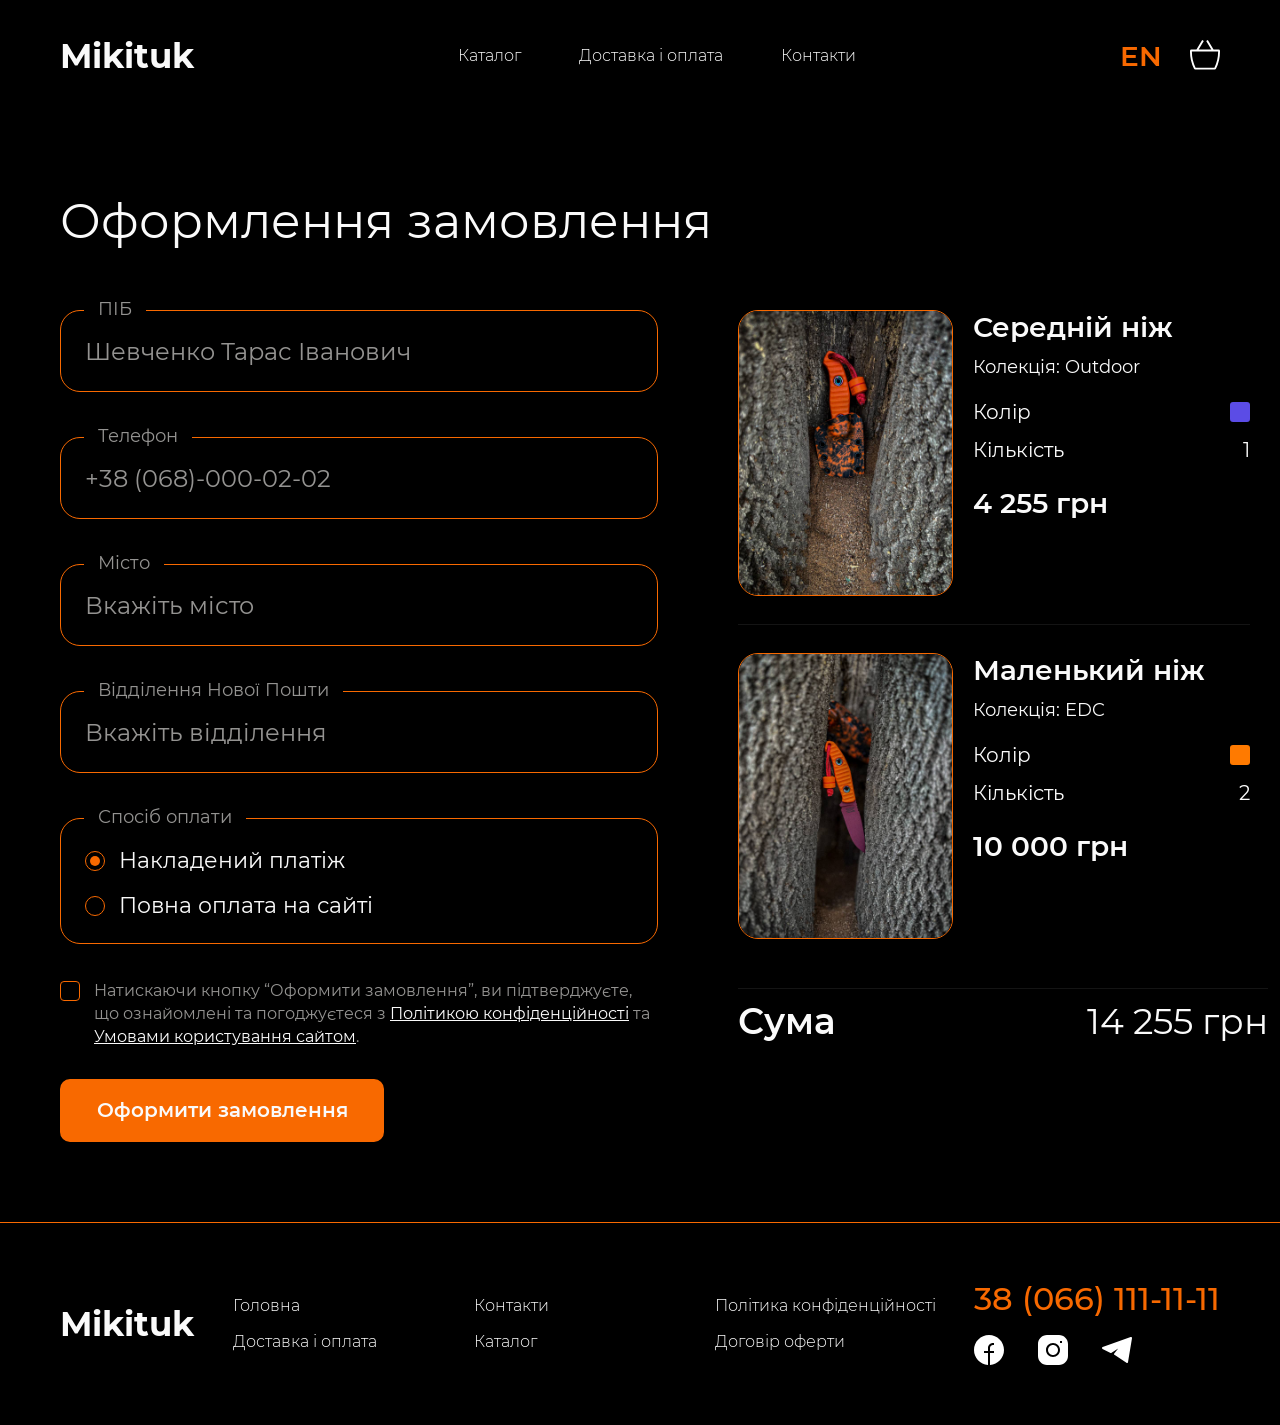
<file: order.html>
<!DOCTYPE html>
<html lang="uk">
    <head>
        <meta charset="UTF-8">
        <meta name="viewport" content="width=device-width, initial-scale=1.0">
        <link rel="apple-touch-icon" sizes="180x180" href="./assets/favicon_io/android-chrome-192x192.png">
        <link rel="icon" type="image/png" sizes="32x32" href="./assets/favicon_io/favicon-32x32.png">
        <link rel="icon" type="image/png" sizes="16x16" href="./assets/favicon_io/favicon-16x16.png">
        <link rel="manifest" href="./assets/favicon_io/site.webmanifest">
        <link rel="stylesheet" href="./assets/css/style.css">
        <title>Mikituk | Оформлення замовлення</title>
    </head>
    <body>
        <header>
            <nav class="site-nav">
                <div class="menu-icon">
                    <span class="menu-global menu-top"></span>
                    <span class="menu-global menu-middle"></span>
                    <span class="menu-global menu-bottom"></span>
                </div>
                <div class="logo-header">
                    <a href="index.html">Mikituk</a>
                </div>
                <div class="menu">
                    <ul>
                        <li>
                            <a href="catalog.html">Каталог</a>
                        </li>
                        <li>
                            <a href="delivery-pay.html">Доставка і оплата</a>
                        </li>
                        <li>
                            <a href="contacts.html">Контакти</a>
                        </li>
                    </ul>
                </div>

                <div class="cart-lang">
                    <div class="lang-switcher">
                        <a href="#" class="lang-switcher__link">EN</a>
                    </div>
                    <div class="cart-header">
                        <a href="cart.html"><img src="./assets/img/cart-icon.svg"></a>
                    </div>
                </div>
            </nav>
        </header>

        <!-- main -->
        <main id="order-page">
            <section id="order-page__section">
                <div class="container order-page__container">
                    <div class="title main-page__our-products-title order-page__title"
                         data-aos="fade-up"
                         data-aos-duration="800">
                        Оформлення замовлення
                    </div>

                    <div class="order-page__content">
                        <form class="order-form"
                              data-aos="fade-up"
                              data-aos-delay="80"
                              data-aos-duration="850">
                            <div class="order-form__fields">

                                <div class="order-form__field"
                                     data-aos="fade-up"
                                     data-aos-delay="100"
                                     data-aos-duration="700">
                                    <label class="order-form__label" for="order-name">ПІБ</label>
                                    <input class="order-form__input" id="order-name" type="text" name="name" placeholder="Шевченко Тарас Іванович">
                                </div>

                                <div class="order-form__field"
                                     data-aos="fade-up"
                                     data-aos-delay="140"
                                     data-aos-duration="700">
                                    <label class="order-form__label" for="order-phone">Телефон</label>
                                    <input class="order-form__input" id="order-phone" type="tel" name="phone" placeholder="+38 (068)-000-02-02">
                                </div>

                                <div class="order-form__field"
                                     data-aos="fade-up"
                                     data-aos-delay="180"
                                     data-aos-duration="700">
                                    <label class="order-form__label" for="order-city">Місто</label>
                                    <input class="order-form__input" id="order-city" type="text" name="city" placeholder="Вкажіть місто">
                                </div>

                                <div class="order-form__field"
                                     data-aos="fade-up"
                                     data-aos-delay="220"
                                     data-aos-duration="700">
                                    <label class="order-form__label" for="order-post">Відділення Нової Пошти</label>
                                    <input class="order-form__input" id="order-post" type="text" name="warehouse" placeholder="Вкажіть відділення">
                                </div>

                                <div class="order-form__field"
                                     data-aos="fade-up"
                                     data-aos-delay="260"
                                     data-aos-duration="700">
                                    <div class="order-form__label order-form__label--static">Спосіб оплати</div>

                                    <div class="order-form__payment-list">
                                        <label class="order-form__payment-item">
                                            <input type="radio" name="payment" value="cod" checked>
                                            <span class="order-form__payment-radio"></span>
                                            <span class="order-form__payment-text">Накладений платіж</span>
                                        </label>

                                        <label class="order-form__payment-item">
                                            <input type="radio" name="payment" value="full">
                                            <span class="order-form__payment-radio"></span>
                                            <span class="order-form__payment-text">Повна оплата на сайті</span>
                                        </label>
                                    </div>
                                </div>

                            </div>

                            <label class="order-form__agree"
                                   data-aos="fade-up"
                                   data-aos-delay="300"
                                   data-aos-duration="700">
                                <input class="order-form__agree-input" type="checkbox" name="agreement">
                                <span class="order-form__agree-box"></span>
                                <span class="order-form__agree-text">
                                    Натискаючи кнопку “Оформити замовлення”, ви підтверджуєте, що ознайомлені та погоджуєтеся з
                                    <a href="conf.html">Політикою конфіденційності</a>
                                    та
                                    <a href="offert.html">Умовами користування сайтом</a>.
                                </span>
                            </label>

                            <button class="order-form__submit"
                                    type="submit"
                                    data-aos="fade-up"
                                    data-aos-delay="340"
                                    data-aos-duration="700">
                                Оформити замовлення
                            </button>
                        </form>

                        <aside class="order-summary"
                               data-aos="fade-up"
                               data-aos-delay="140"
                               data-aos-duration="850">
                            <div class="order-summary__list">

                                <article class="order-summary__item"
                                         data-aos="fade-up"
                                         data-aos-delay="160"
                                         data-aos-duration="700">
                                    <div class="order-summary__image">
                                        <img src="./assets/img/catalog-img-3.jpg" alt="Середній ніж">
                                    </div>

                                    <div class="order-summary__info">
                                        <div class="order-summary__name">Середній ніж</div>

                                        <div class="order-summary__collection">
                                            <span class="order-summary__collection-title">Колекція:</span>
                                            <span class="order-summary__collection-value">Outdoor</span>
                                        </div>

                                        <div class="order-summary__meta">
                                            <div class="order-summary__row">
                                                <span class="order-summary__row-title">Колір</span>
                                                <span class="order-summary__color" style="background-color:#5b4ce6;"></span>
                                            </div>

                                            <div class="order-summary__row">
                                                <span class="order-summary__row-title">Кількість</span>
                                                <span class="order-summary__row-value">1</span>
                                            </div>
                                        </div>

                                        <div class="order-summary__price">
                                            <span class="order-summary__price-value">4 255</span>
                                            <span class="order-summary__price-currency">грн</span>
                                        </div>
                                    </div>
                                </article>

                                <article class="order-summary__item"
                                         data-aos="fade-up"
                                         data-aos-delay="220"
                                         data-aos-duration="700">
                                    <div class="order-summary__image">
                                        <img src="./assets/img/catalog-img-1.jpg" alt="Маленький ніж">
                                    </div>

                                    <div class="order-summary__info">
                                        <div class="order-summary__name">Маленький ніж</div>

                                        <div class="order-summary__collection">
                                            <span class="order-summary__collection-title">Колекція:</span>
                                            <span class="order-summary__collection-value">EDC</span>
                                        </div>

                                        <div class="order-summary__meta">
                                            <div class="order-summary__row">
                                                <span class="order-summary__row-title">Колір</span>
                                                <span class="order-summary__color" style="background-color:#ff7a00;"></span>
                                            </div>

                                            <div class="order-summary__row">
                                                <span class="order-summary__row-title">Кількість</span>
                                                <span class="order-summary__row-value">2</span>
                                            </div>
                                        </div>

                                        <div class="order-summary__price">
                                            <span class="order-summary__price-value">10 000</span>
                                            <span class="order-summary__price-currency">грн</span>
                                        </div>
                                    </div>
                                </article>

                                <article class="order-summary__item"
                                         data-aos="fade-up"
                                         data-aos-delay="280"
                                         data-aos-duration="700">
                                    <div class="order-summary__image">
                                        <img src="./assets/img/catalog-img-1.jpg" alt="Маленький ніж">
                                    </div>

                                    <div class="order-summary__info">
                                        <div class="order-summary__name">Маленький ніж</div>

                                        <div class="order-summary__collection">
                                            <span class="order-summary__collection-title">Колекція:</span>
                                            <span class="order-summary__collection-value">EDC</span>
                                        </div>

                                        <div class="order-summary__meta">
                                            <div class="order-summary__row">
                                                <span class="order-summary__row-title">Колір</span>
                                                <span class="order-summary__color" style="background-color:#ff7a00;"></span>
                                            </div>

                                            <div class="order-summary__row">
                                                <span class="order-summary__row-title">Кількість</span>
                                                <span class="order-summary__row-value">2</span>
                                            </div>
                                        </div>

                                        <div class="order-summary__price">
                                            <span class="order-summary__price-value">10 000</span>
                                            <span class="order-summary__price-currency">грн</span>
                                        </div>
                                    </div>
                                </article>

                            </div>

                            <div class="order-summary__total"
                                 data-aos="fade-up"
                                 data-aos-delay="340"
                                 data-aos-duration="700">
                                <span class="order-summary__total-title">Сума</span>
                                <span class="order-summary__total-value">14 255 грн</span>
                            </div>
                        </aside>
                    </div>
                </div>
            </section>
        </main>

        <footer>
            <div class="footer">
                <div class="footer__container">
                    <div class="footer-logo"
                         data-aos="fade-up"
                         data-aos-duration="800">
                        <a href="#">Mikituk</a>
                    </div>
                    <div class="footer-menu"
                         data-aos="fade-up"
                         data-aos-delay="100"
                         data-aos-duration="800">
                        <ul>
                            <li>
                                <a href="index.html">Головна</a>
                            </li>
                            <li>
                                <a href="contacts.html">Контакти</a>
                            </li>
                            <li>
                                <a href="conf.html">Політика конфіденційності</a>
                            </li>
                            <li>
                                <a href="delivery-pay.html">Доставка і оплата</a>
                            </li>
                            <li>
                                <a href="catalog.html">Каталог</a>
                            </li>
                            <li>
                                <a href="offert.html">Договір оферти</a>
                            </li>
                        </ul>
                    </div>
                    <div class="footer-contacts"
                         data-aos="fade-up"
                         data-aos-delay="200"
                         data-aos-duration="800">
                        <div class="footer-contacts__phone"><a href="#">38 (066) 111-11-11</a></div>
                        <div class="footer-contacts__social-media">
                            <div class="footer-social-item footer-facebook"><a href=""><img src="./assets/img/facebook.svg"/></a></div>
                            <div class="footer-social-item footer-instagram"><a href=""><img src="./assets/img/instagram.svg"/></a></div>
                            <div class="footer-social-item footer-telegram"><a href=""><img src="./assets/img/telegram.svg"/></a></div>
                        </div>
                    </div>
                </div>
            </div>
        </footer>

        <script src="./assets/js/jQuery v3.6.1.js"></script>
        <script src="./assets/js/jquery.nice-select.min.js"></script>
        <script src="./assets/js/script.js"></script>
        <script src="./assets/js/slick.min.js"></script>
        <script src="./assets/js/aos.js"></script>
        <script>
            AOS.init({
                once: true,
                duration: 800,
                offset: 80,
                easing: 'ease-out-cubic'
            });
        </script>
    </body>
</html>
</file>
<file: assets/css/style.css>
@import url(reset.css);
@import url(font.css);
@import url(slick.css);
@import url(animate.css);
@import url(aos.css);
@import url(header.css);
@import url(footer.css);
@import url(main.css);
@import url(../css/media/media-head-foot.css);
@import url(../css/media/media-main.css);
@import url(../css/media/media-catalog.css);
@import url(../css/media/media-card-product.css);
@import url(../css/media/media-cart.css);
@import url(../css/media/media-order.css);
@import url(../css/media/media-info-page.css);
@import url(../css/pages/404.css);
@import url(../css/pages/card-product.css);
@import url(../css/pages/cart.css);
@import url(../css/pages/catalog.css);
@import url(../css/pages/conf.css);
@import url(../css/pages/contacts.css);
@import url(../css/pages/delivery-pay.css);
@import url(../css/pages/offert.css);
@import url(../css/pages/order.css);



/* variable */

:root{
    /* color */
    --orange:#F86900;
    --white:#FAFAFA;
    --black:#000000;
    --red:#FF5151;


    /* font */
    --mont-300:"mont-300", sans-serif;
    --mont-400:"mont-400", sans-serif;
    --mont-500:"mont-500", sans-serif;
    --mont-600:"mont-600", sans-serif;
    --mont-700:"mont-700", sans-serif;
    --syne-400:"syne-400", sans-serif;
}
</file>
